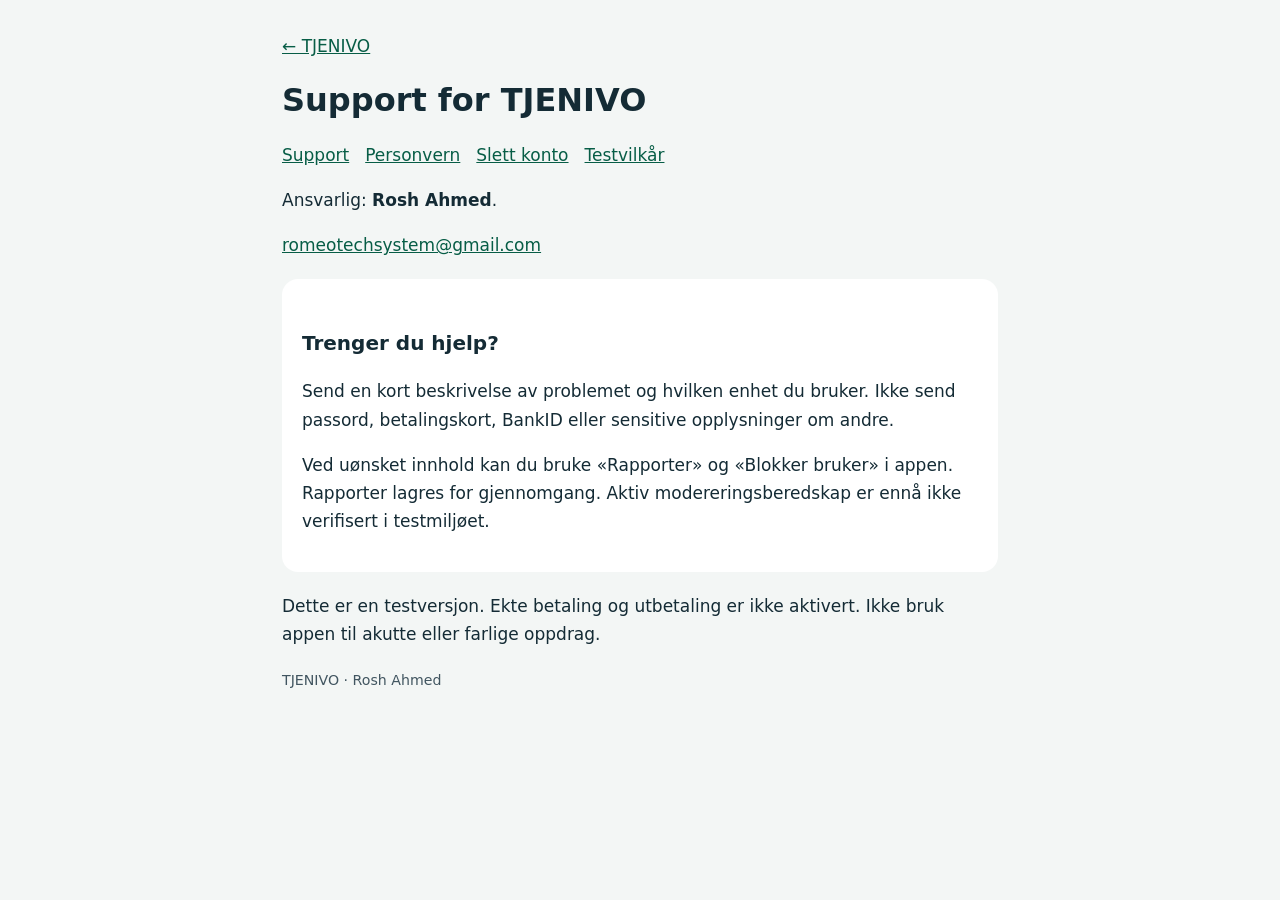
<file: index.html>
<!doctype html><html lang="nb"><head><meta charset="utf-8"><meta name="viewport" content="width=device-width,initial-scale=1"><meta name="robots" content="noindex"><title>Support for TJENIVO</title><link rel="stylesheet" href="legal.css"></head><body><main><a href="index.html">← TJENIVO</a><h1>Support for TJENIVO</h1><nav aria-label="Informasjon"><a href="support.html">Support</a><a href="privacy.html">Personvern</a><a href="delete-account.html">Slett konto</a><a href="terms.html">Testvilkår</a></nav><p>Ansvarlig: <strong>Rosh Ahmed</strong>.</p><p><a href="mailto:romeotechsystem@gmail.com">romeotechsystem@gmail.com</a></p><section><h2>Trenger du hjelp?</h2><p>Send en kort beskrivelse av problemet og hvilken enhet du bruker. Ikke send passord, betalingskort, BankID eller sensitive opplysninger om andre.</p><p>Ved uønsket innhold kan du bruke «Rapporter» og «Blokker bruker» i appen. Rapporter lagres for gjennomgang. Aktiv modereringsberedskap er ennå ikke verifisert i testmiljøet.</p></section><p>Dette er en testversjon. Ekte betaling og utbetaling er ikke aktivert. Ikke bruk appen til akutte eller farlige oppdrag.</p><footer><small>TJENIVO · Rosh Ahmed</small></footer></main></body></html>
</file>
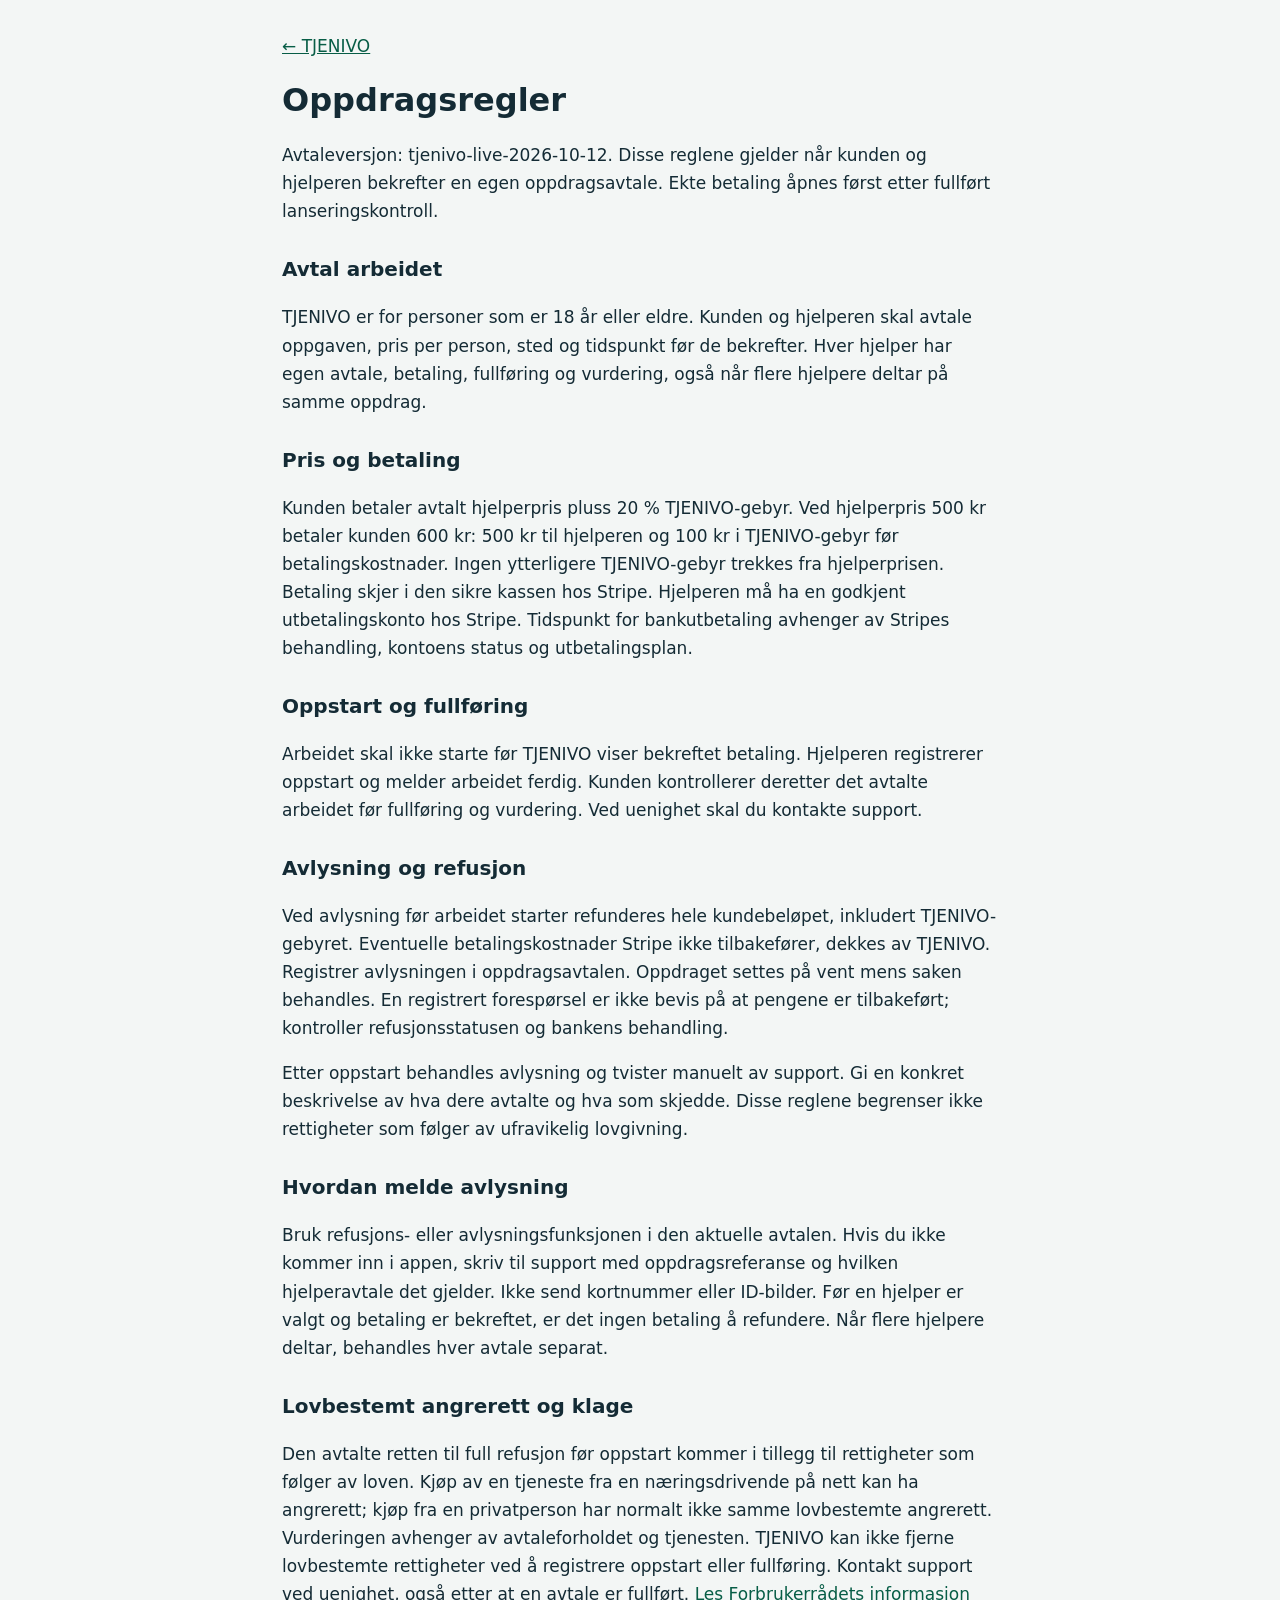
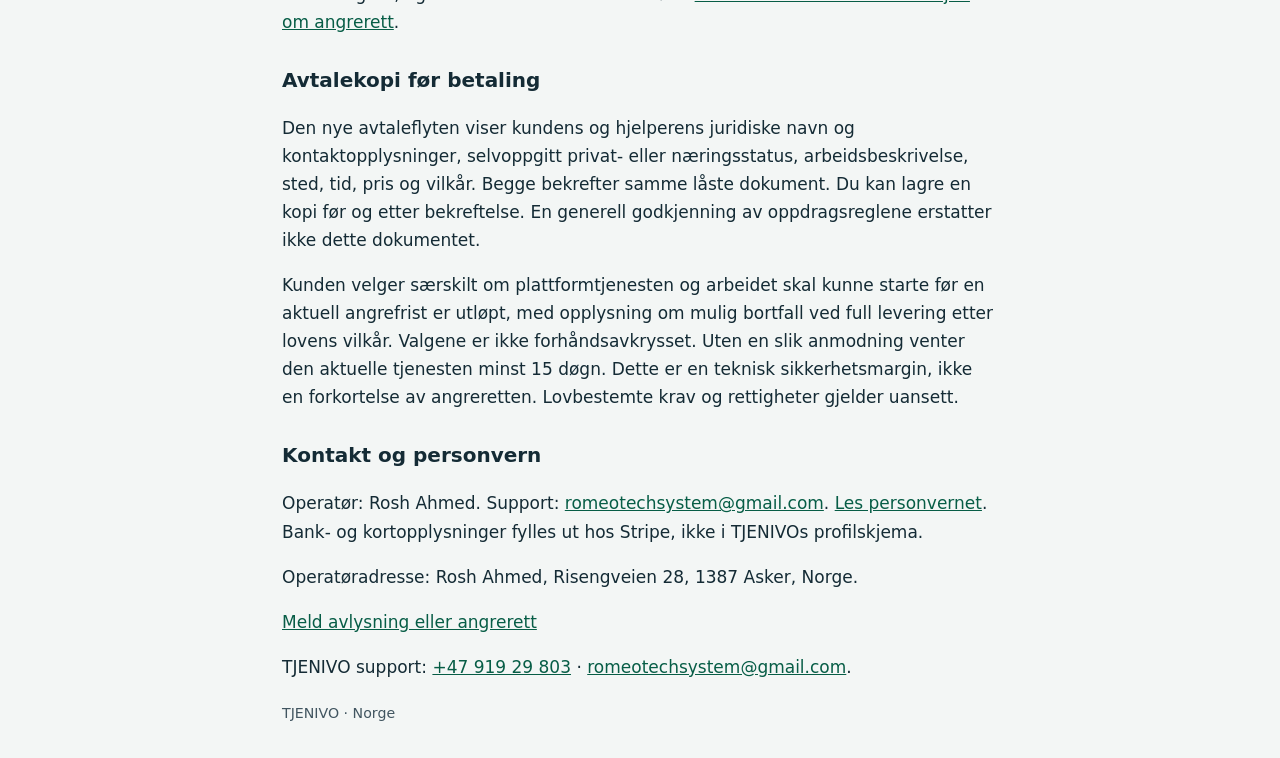
<file: booking-rules-v1.html>
<!doctype html><html lang="nb"><head><meta charset="utf-8"><meta name="viewport" content="width=device-width,initial-scale=1"><title>Oppdragsregler i TJENIVO</title><link rel="stylesheet" href="legal.css"></head><body><main><a href="../../">← TJENIVO</a><h1>Oppdragsregler</h1><p>Avtaleversjon: tjenivo-live-2026-10-12. Disse reglene gjelder når kunden og hjelperen bekrefter en egen oppdragsavtale. Ekte betaling åpnes først etter fullført lanseringskontroll.</p><h2>Avtal arbeidet</h2><p>TJENIVO er for personer som er 18 år eller eldre. Kunden og hjelperen skal avtale oppgaven, pris per person, sted og tidspunkt før de bekrefter. Hver hjelper har egen avtale, betaling, fullføring og vurdering, også når flere hjelpere deltar på samme oppdrag.</p><h2>Pris og betaling</h2><p>Kunden betaler avtalt hjelperpris pluss 20 % TJENIVO-gebyr. Ved hjelperpris 500 kr betaler kunden 600 kr: 500 kr til hjelperen og 100 kr i TJENIVO-gebyr før betalingskostnader. Ingen ytterligere TJENIVO-gebyr trekkes fra hjelperprisen. Betaling skjer i den sikre kassen hos Stripe. Hjelperen må ha en godkjent utbetalingskonto hos Stripe. Tidspunkt for bankutbetaling avhenger av Stripes behandling, kontoens status og utbetalingsplan.</p><h2>Oppstart og fullføring</h2><p>Arbeidet skal ikke starte før TJENIVO viser bekreftet betaling. Hjelperen registrerer oppstart og melder arbeidet ferdig. Kunden kontrollerer deretter det avtalte arbeidet før fullføring og vurdering. Ved uenighet skal du kontakte support.</p><h2>Avlysning og refusjon</h2><p>Ved avlysning før arbeidet starter refunderes hele kundebeløpet, inkludert TJENIVO-gebyret. Eventuelle betalingskostnader Stripe ikke tilbakefører, dekkes av TJENIVO. Registrer avlysningen i oppdragsavtalen. Oppdraget settes på vent mens saken behandles. En registrert forespørsel er ikke bevis på at pengene er tilbakeført; kontroller refusjonsstatusen og bankens behandling.</p><p>Etter oppstart behandles avlysning og tvister manuelt av support. Gi en konkret beskrivelse av hva dere avtalte og hva som skjedde. Disse reglene begrenser ikke rettigheter som følger av ufravikelig lovgivning.</p><h2>Hvordan melde avlysning</h2><p>Bruk refusjons- eller avlysningsfunksjonen i den aktuelle avtalen. Hvis du ikke kommer inn i appen, skriv til support med oppdragsreferanse og hvilken hjelperavtale det gjelder. Ikke send kortnummer eller ID-bilder. Før en hjelper er valgt og betaling er bekreftet, er det ingen betaling å refundere. Når flere hjelpere deltar, behandles hver avtale separat.</p><h2>Lovbestemt angrerett og klage</h2><p>Den avtalte retten til full refusjon før oppstart kommer i tillegg til rettigheter som følger av loven. Kjøp av en tjeneste fra en næringsdrivende på nett kan ha angrerett; kjøp fra en privatperson har normalt ikke samme lovbestemte angrerett. Vurderingen avhenger av avtaleforholdet og tjenesten. TJENIVO kan ikke fjerne lovbestemte rettigheter ved å registrere oppstart eller fullføring. Kontakt support ved uenighet, også etter at en avtale er fullført. <a href="https://www.forbrukerradet.no/forside/angrer-du-pa-et-kjop/">Les Forbrukerrådets informasjon om angrerett</a>.</p><h2>Avtalekopi før betaling</h2><p>Den nye avtaleflyten viser kundens og hjelperens juridiske navn og kontaktopplysninger, selvoppgitt privat- eller næringsstatus, arbeidsbeskrivelse, sted, tid, pris og vilkår. Begge bekrefter samme låste dokument. Du kan lagre en kopi før og etter bekreftelse. En generell godkjenning av oppdragsreglene erstatter ikke dette dokumentet.</p><p>Kunden velger særskilt om plattformtjenesten og arbeidet skal kunne starte før en aktuell angrefrist er utløpt, med opplysning om mulig bortfall ved full levering etter lovens vilkår. Valgene er ikke forhåndsavkrysset. Uten en slik anmodning venter den aktuelle tjenesten minst 15 døgn. Dette er en teknisk sikkerhetsmargin, ikke en forkortelse av angreretten. Lovbestemte krav og rettigheter gjelder uansett.</p><h2>Kontakt og personvern</h2><p>Operatør: Rosh Ahmed. Support: <a href="mailto:romeotechsystem@gmail.com">romeotechsystem@gmail.com</a>. <a href="privacy.html">Les personvernet</a>. Bank- og kortopplysninger fylles ut hos Stripe, ikke i TJENIVOs profilskjema.</p><p>Operatøradresse: Rosh Ahmed, Risengveien 28, 1387 Asker, Norge.</p><p><a href="cancellation.html">Meld avlysning eller angrerett</a></p><p>TJENIVO support: <a href="tel:+4791929803">+47 919 29 803</a> · <a href="mailto:romeotechsystem@gmail.com">romeotechsystem@gmail.com</a>.</p><footer><small>TJENIVO · Norge</small></footer></main></body></html>
</file>
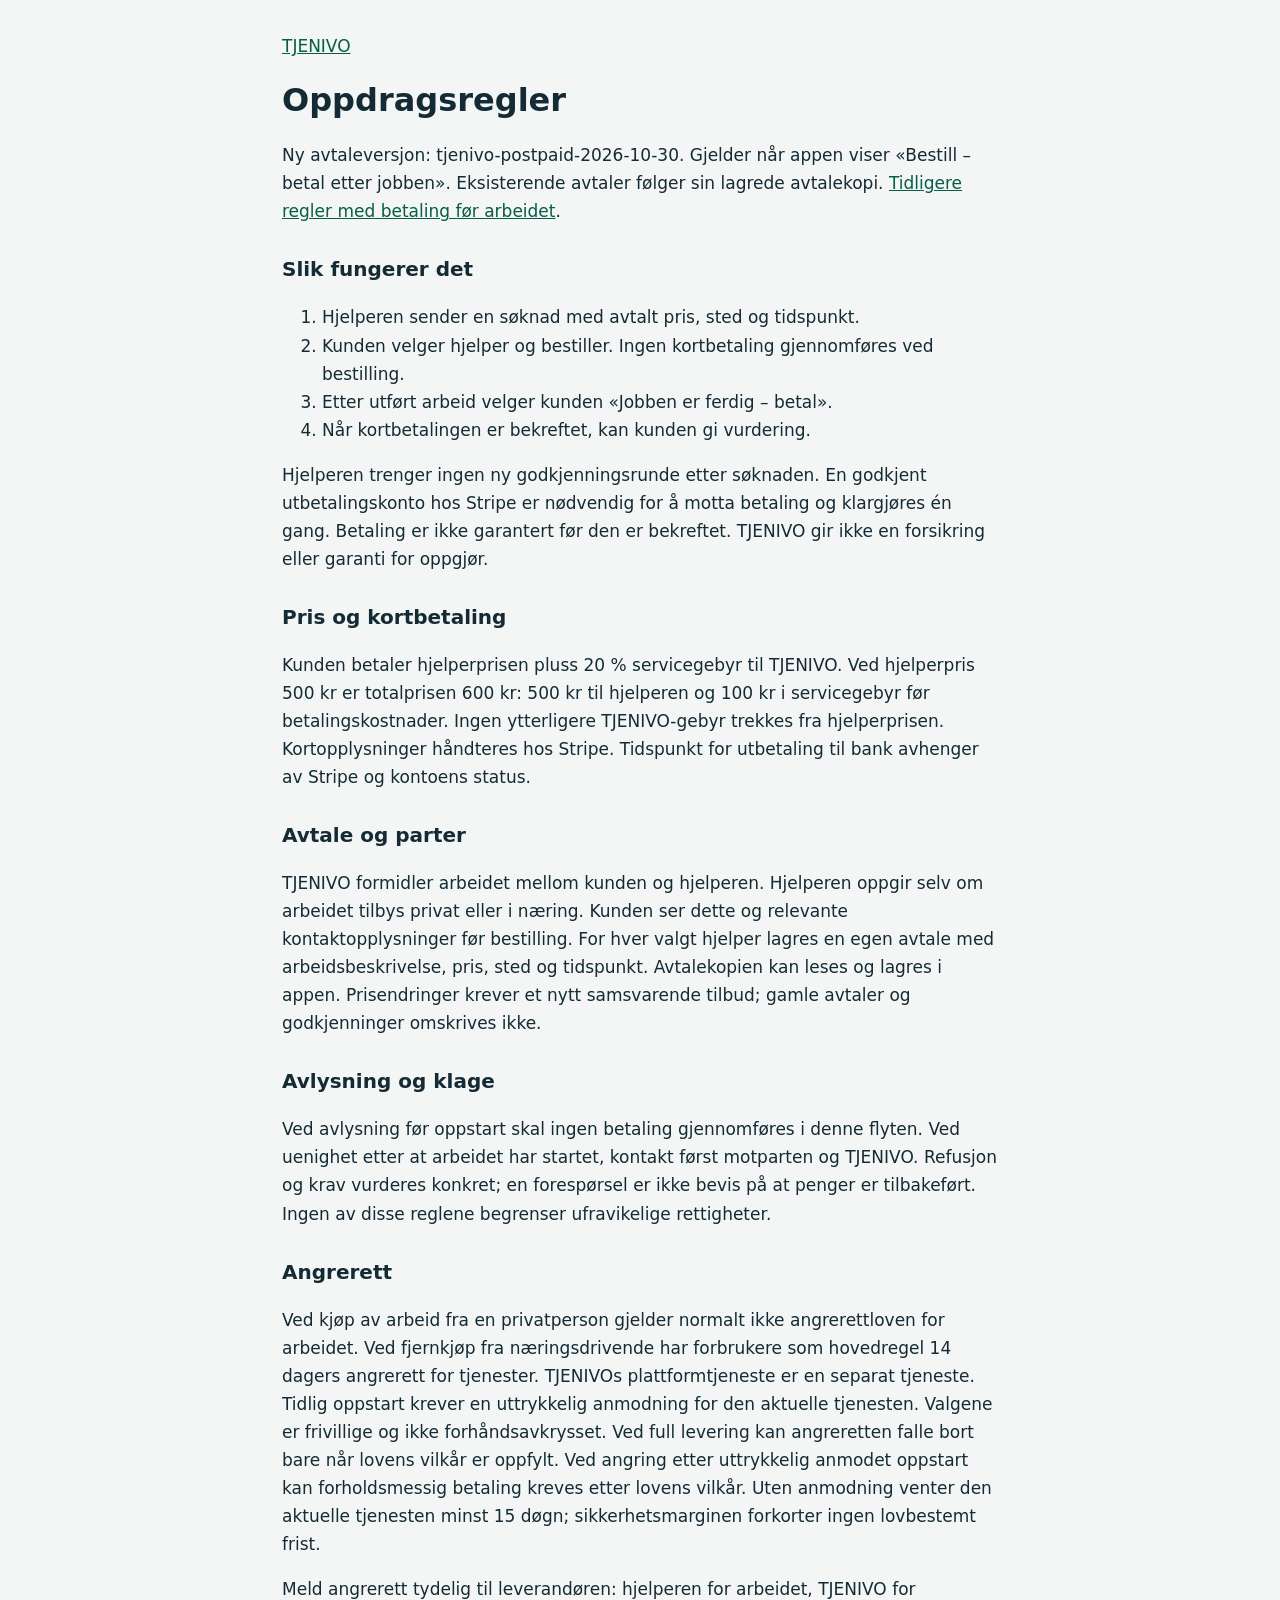
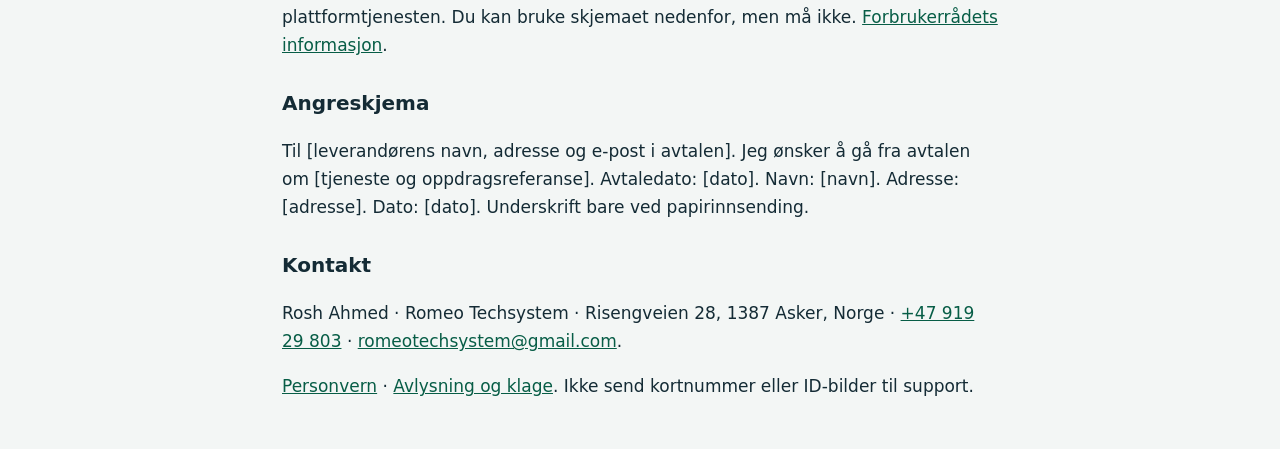
<file: booking-rules.html>
<!doctype html><html lang="nb"><head><meta charset="utf-8"><meta name="viewport" content="width=device-width,initial-scale=1"><title>Oppdragsregler i TJENIVO</title><link rel="stylesheet" href="legal.css"></head><body><main><a href="./">TJENIVO</a><h1>Oppdragsregler</h1><p>Ny avtaleversjon: tjenivo-postpaid-2026-10-30. Gjelder når appen viser «Bestill – betal etter jobben». Eksisterende avtaler følger sin lagrede avtalekopi. <a href="booking-rules-v1.html">Tidligere regler med betaling før arbeidet</a>.</p><h2>Slik fungerer det</h2><ol><li>Hjelperen sender en søknad med avtalt pris, sted og tidspunkt.</li><li>Kunden velger hjelper og bestiller. Ingen kortbetaling gjennomføres ved bestilling.</li><li>Etter utført arbeid velger kunden «Jobben er ferdig – betal».</li><li>Når kortbetalingen er bekreftet, kan kunden gi vurdering.</li></ol><p>Hjelperen trenger ingen ny godkjenningsrunde etter søknaden. En godkjent utbetalingskonto hos Stripe er nødvendig for å motta betaling og klargjøres én gang. Betaling er ikke garantert før den er bekreftet. TJENIVO gir ikke en forsikring eller garanti for oppgjør.</p><h2>Pris og kortbetaling</h2><p>Kunden betaler hjelperprisen pluss 20 % servicegebyr til TJENIVO. Ved hjelperpris 500 kr er totalprisen 600 kr: 500 kr til hjelperen og 100 kr i servicegebyr før betalingskostnader. Ingen ytterligere TJENIVO-gebyr trekkes fra hjelperprisen. Kortopplysninger håndteres hos Stripe. Tidspunkt for utbetaling til bank avhenger av Stripe og kontoens status.</p><h2>Avtale og parter</h2><p>TJENIVO formidler arbeidet mellom kunden og hjelperen. Hjelperen oppgir selv om arbeidet tilbys privat eller i næring. Kunden ser dette og relevante kontaktopplysninger før bestilling. For hver valgt hjelper lagres en egen avtale med arbeidsbeskrivelse, pris, sted og tidspunkt. Avtalekopien kan leses og lagres i appen. Prisendringer krever et nytt samsvarende tilbud; gamle avtaler og godkjenninger omskrives ikke.</p><h2>Avlysning og klage</h2><p>Ved avlysning før oppstart skal ingen betaling gjennomføres i denne flyten. Ved uenighet etter at arbeidet har startet, kontakt først motparten og TJENIVO. Refusjon og krav vurderes konkret; en forespørsel er ikke bevis på at penger er tilbakeført. Ingen av disse reglene begrenser ufravikelige rettigheter.</p><h2>Angrerett</h2><p>Ved kjøp av arbeid fra en privatperson gjelder normalt ikke angrerettloven for arbeidet. Ved fjernkjøp fra næringsdrivende har forbrukere som hovedregel 14 dagers angrerett for tjenester. TJENIVOs plattformtjeneste er en separat tjeneste. Tidlig oppstart krever en uttrykkelig anmodning for den aktuelle tjenesten. Valgene er frivillige og ikke forhåndsavkrysset. Ved full levering kan angreretten falle bort bare når lovens vilkår er oppfylt. Ved angring etter uttrykkelig anmodet oppstart kan forholdsmessig betaling kreves etter lovens vilkår. Uten anmodning venter den aktuelle tjenesten minst 15 døgn; sikkerhetsmarginen forkorter ingen lovbestemt frist.</p><p>Meld angrerett tydelig til leverandøren: hjelperen for arbeidet, TJENIVO for plattformtjenesten. Du kan bruke skjemaet nedenfor, men må ikke. <a href="https://www.forbrukerradet.no/forside/angrer-du-pa-et-kjop/">Forbrukerrådets informasjon</a>.</p><h2>Angreskjema</h2><p>Til [leverandørens navn, adresse og e-post i avtalen]. Jeg ønsker å gå fra avtalen om [tjeneste og oppdragsreferanse]. Avtaledato: [dato]. Navn: [navn]. Adresse: [adresse]. Dato: [dato]. Underskrift bare ved papirinnsending.</p><h2>Kontakt</h2><p>Rosh Ahmed · Romeo Techsystem · Risengveien 28, 1387 Asker, Norge · <a href="tel:+4791929803">+47 919 29 803</a> · <a href="mailto:romeotechsystem@gmail.com">romeotechsystem@gmail.com</a>.</p><p><a href="privacy.html">Personvern</a> · <a href="cancellation.html">Avlysning og klage</a>. Ikke send kortnummer eller ID-bilder til support.</p></main></body></html>
</file>
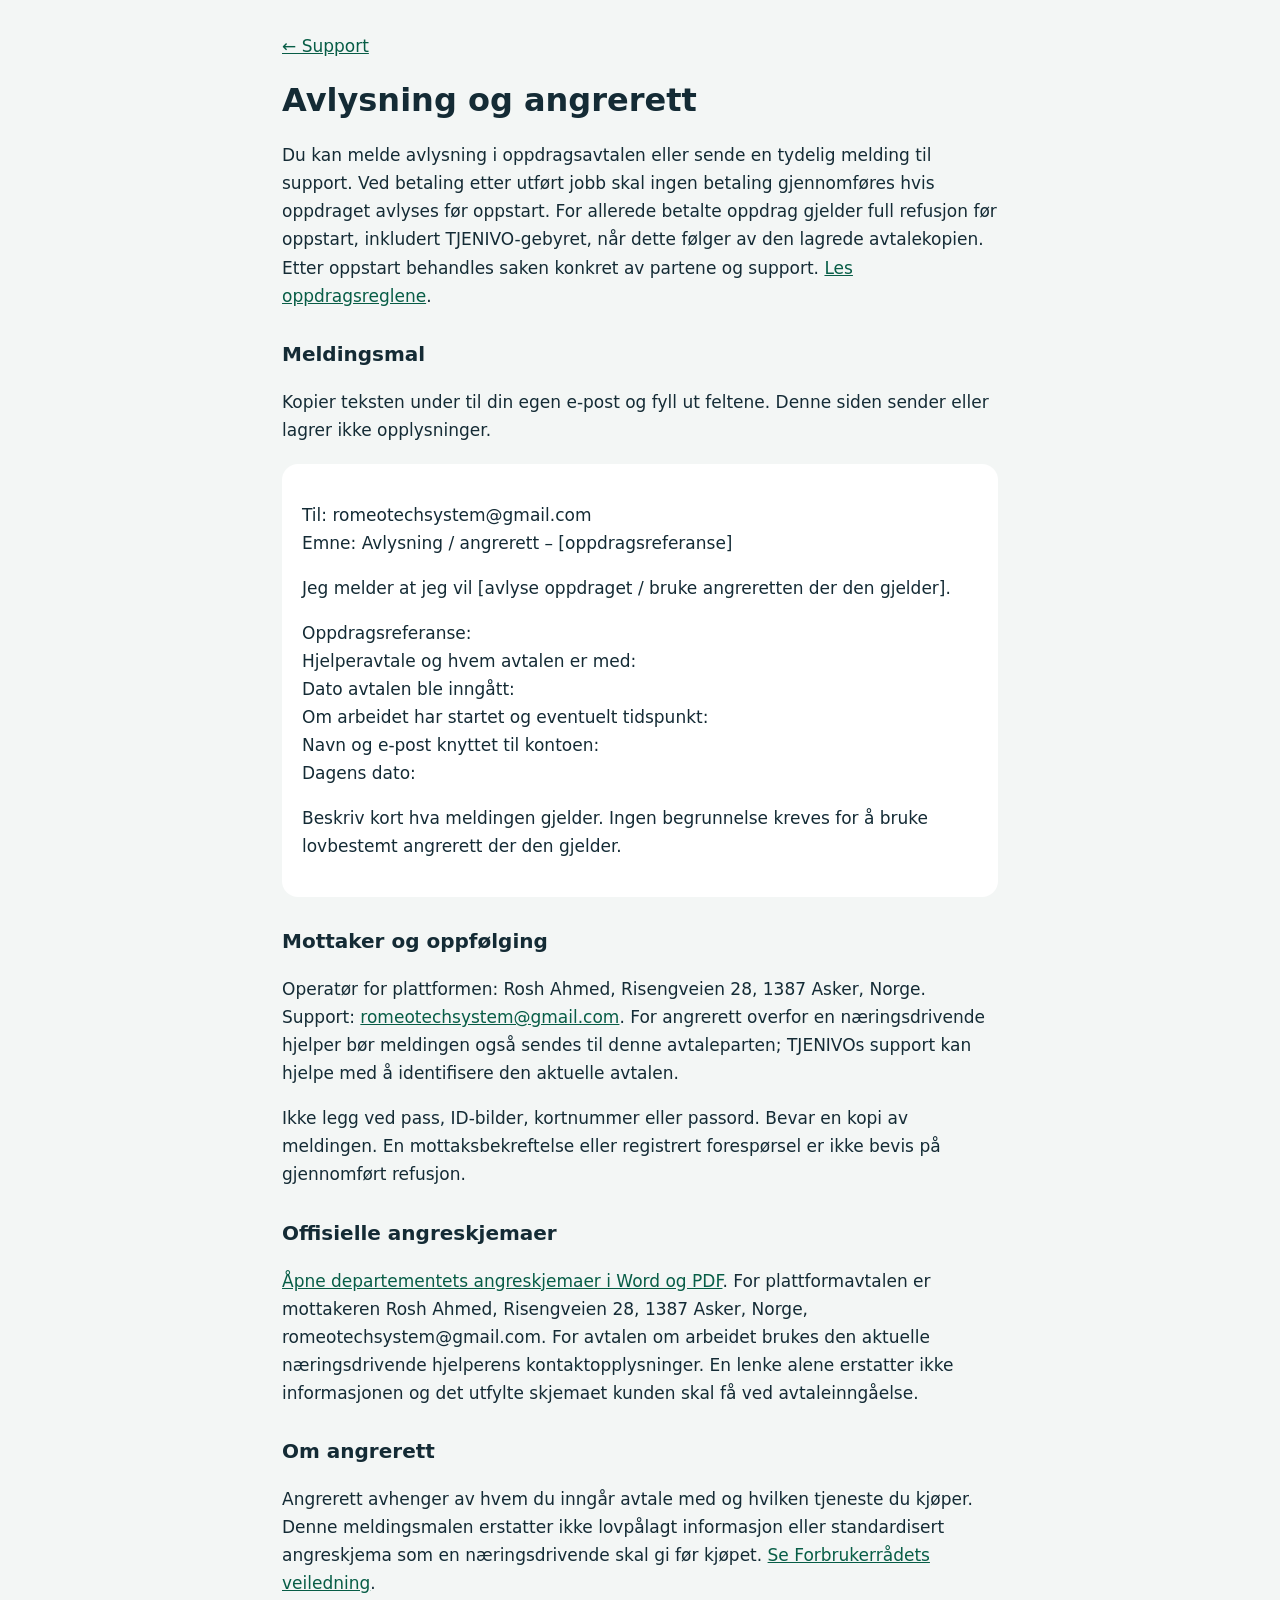
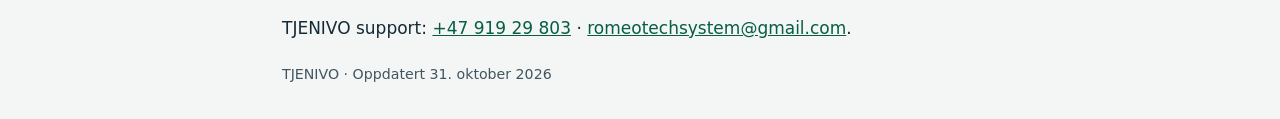
<file: cancellation.html>
<!doctype html><html lang="nb"><head><meta charset="utf-8"><meta name="viewport" content="width=device-width,initial-scale=1"><title>Avlysning og angrerett – TJENIVO</title><link rel="stylesheet" href="legal.css"></head><body><main><a href="support.html">← Support</a><h1>Avlysning og angrerett</h1><p>Du kan melde avlysning i oppdragsavtalen eller sende en tydelig melding til support. Ved betaling etter utført jobb skal ingen betaling gjennomføres hvis oppdraget avlyses før oppstart. For allerede betalte oppdrag gjelder full refusjon før oppstart, inkludert TJENIVO-gebyret, når dette følger av den lagrede avtalekopien. Etter oppstart behandles saken konkret av partene og support. <a href="booking-rules.html">Les oppdragsreglene</a>.</p><h2>Meldingsmal</h2><p>Kopier teksten under til din egen e-post og fyll ut feltene. Denne siden sender eller lagrer ikke opplysninger.</p><section><p>Til: romeotechsystem@gmail.com<br>Emne: Avlysning / angrerett – [oppdragsreferanse]</p><p>Jeg melder at jeg vil [avlyse oppdraget / bruke angreretten der den gjelder].</p><p>Oppdragsreferanse:<br>Hjelperavtale og hvem avtalen er med:<br>Dato avtalen ble inngått:<br>Om arbeidet har startet og eventuelt tidspunkt:<br>Navn og e-post knyttet til kontoen:<br>Dagens dato:</p><p>Beskriv kort hva meldingen gjelder. Ingen begrunnelse kreves for å bruke lovbestemt angrerett der den gjelder.</p></section><h2>Mottaker og oppfølging</h2><p>Operatør for plattformen: Rosh Ahmed, Risengveien 28, 1387 Asker, Norge. Support: <a href="mailto:romeotechsystem@gmail.com?subject=Avlysning%20eller%20angrerett">romeotechsystem@gmail.com</a>. For angrerett overfor en næringsdrivende hjelper bør meldingen også sendes til denne avtaleparten; TJENIVOs support kan hjelpe med å identifisere den aktuelle avtalen.</p><p>Ikke legg ved pass, ID-bilder, kortnummer eller passord. Bevar en kopi av meldingen. En mottaksbekreftelse eller registrert forespørsel er ikke bevis på gjennomført refusjon.</p><h2>Offisielle angreskjemaer</h2><p><a href="https://www.regjeringen.no/no/dokument/dep/bld/skjema/skjema-2/skjema-om-angrerett/id614564/">Åpne departementets angreskjemaer i Word og PDF</a>. For plattformavtalen er mottakeren Rosh Ahmed, Risengveien 28, 1387 Asker, Norge, romeotechsystem@gmail.com. For avtalen om arbeidet brukes den aktuelle næringsdrivende hjelperens kontaktopplysninger. En lenke alene erstatter ikke informasjonen og det utfylte skjemaet kunden skal få ved avtaleinngåelse.</p><h2>Om angrerett</h2><p>Angrerett avhenger av hvem du inngår avtale med og hvilken tjeneste du kjøper. Denne meldingsmalen erstatter ikke lovpålagt informasjon eller standardisert angreskjema som en næringsdrivende skal gi før kjøpet. <a href="https://www.forbrukerradet.no/forside/angrer-du-pa-et-kjop/">Se Forbrukerrådets veiledning</a>.</p><p>TJENIVO support: <a href="tel:+4791929803">+47 919 29 803</a> · <a href="mailto:romeotechsystem@gmail.com">romeotechsystem@gmail.com</a>.</p><footer><small>TJENIVO · Oppdatert 31. oktober 2026</small></footer></main></body></html>
</file>
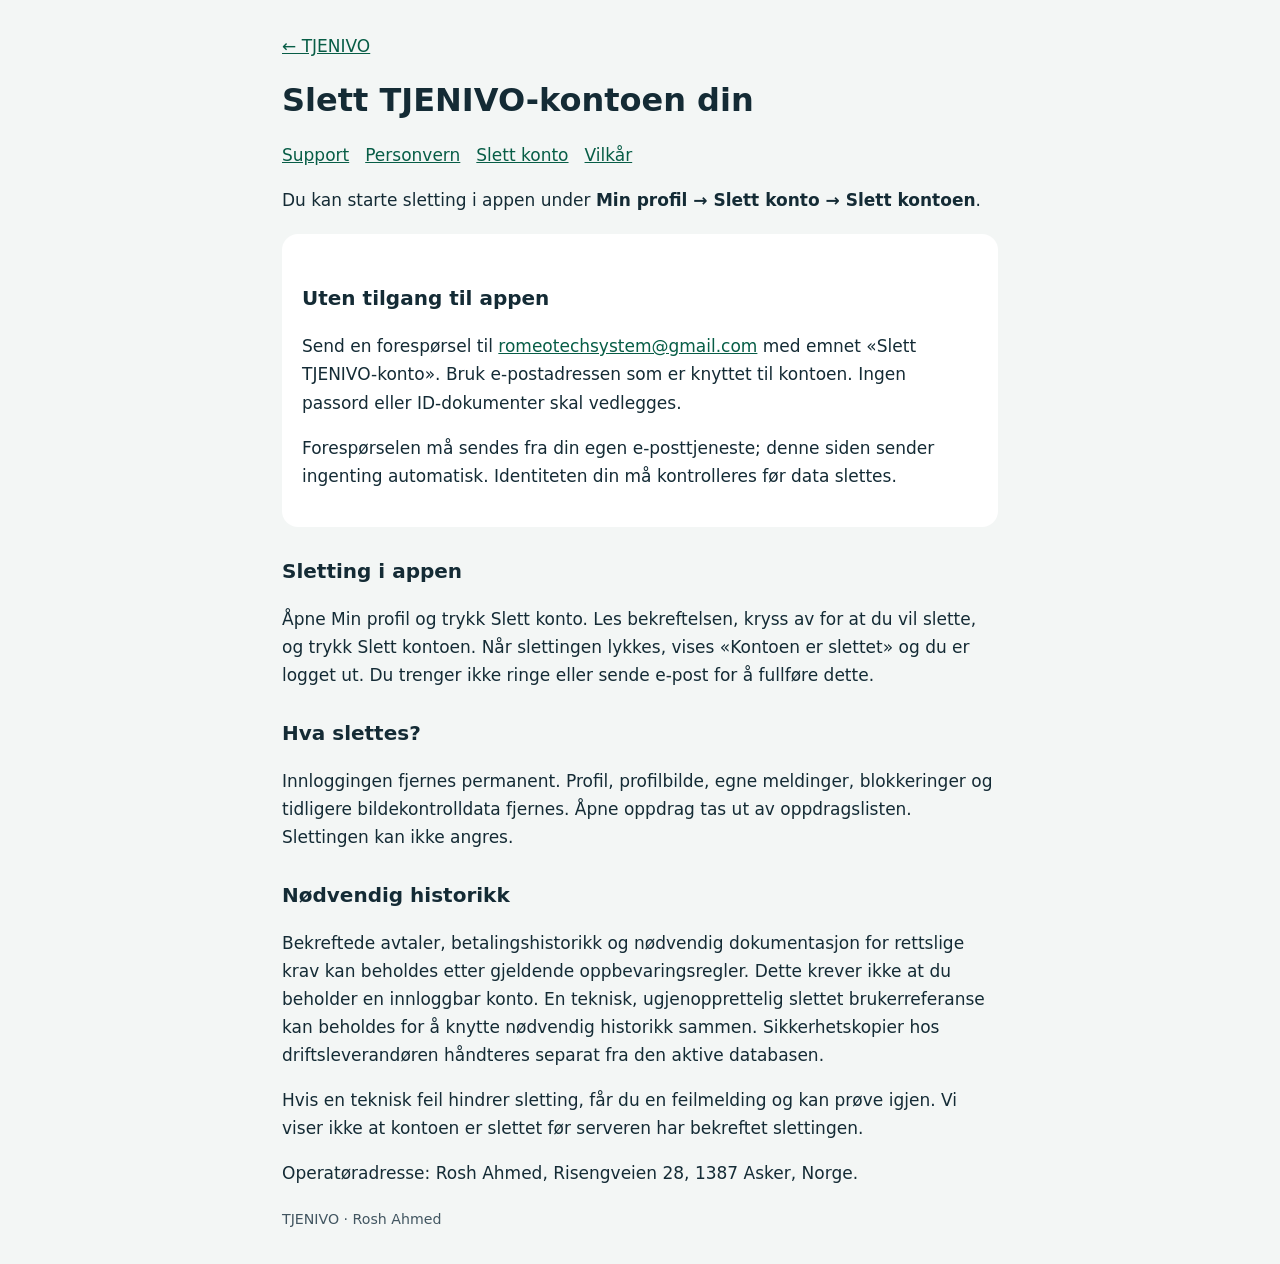
<file: delete-account.html>
<!doctype html><html lang="nb"><head><meta charset="utf-8"><meta name="viewport" content="width=device-width,initial-scale=1"><meta name="robots" content="noindex"><title>Slett TJENIVO-kontoen din</title><link rel="stylesheet" href="legal.css"></head><body><main><a href="../../">← TJENIVO</a><h1>Slett TJENIVO-kontoen din</h1><nav aria-label="Informasjon"><a href="support.html">Support</a><a href="privacy.html">Personvern</a><a href="delete-account.html">Slett konto</a><a href="terms.html">Vilkår</a></nav><p>Du kan starte sletting i appen under <strong>Min profil → Slett konto → Slett kontoen</strong>.</p><section><h2>Uten tilgang til appen</h2><p>Send en forespørsel til <a href="mailto:romeotechsystem@gmail.com?subject=Slett%20TJENIVO-konto">romeotechsystem@gmail.com</a> med emnet «Slett TJENIVO-konto». Bruk e-postadressen som er knyttet til kontoen. Ingen passord eller ID-dokumenter skal vedlegges.</p><p>Forespørselen må sendes fra din egen e-posttjeneste; denne siden sender ingenting automatisk. Identiteten din må kontrolleres før data slettes.</p></section><h2>Sletting i appen</h2><p>Åpne Min profil og trykk Slett konto. Les bekreftelsen, kryss av for at du vil slette, og trykk Slett kontoen. Når slettingen lykkes, vises «Kontoen er slettet» og du er logget ut. Du trenger ikke ringe eller sende e-post for å fullføre dette.</p><h2>Hva slettes?</h2><p>Innloggingen fjernes permanent. Profil, profilbilde, egne meldinger, blokkeringer og tidligere bildekontrolldata fjernes. Åpne oppdrag tas ut av oppdragslisten. Slettingen kan ikke angres.</p><h2>Nødvendig historikk</h2><p>Bekreftede avtaler, betalingshistorikk og nødvendig dokumentasjon for rettslige krav kan beholdes etter gjeldende oppbevaringsregler. Dette krever ikke at du beholder en innloggbar konto. En teknisk, ugjenopprettelig slettet brukerreferanse kan beholdes for å knytte nødvendig historikk sammen. Sikkerhetskopier hos driftsleverandøren håndteres separat fra den aktive databasen.</p><p>Hvis en teknisk feil hindrer sletting, får du en feilmelding og kan prøve igjen. Vi viser ikke at kontoen er slettet før serveren har bekreftet slettingen.</p><p>Operatøradresse: Rosh Ahmed, Risengveien 28, 1387 Asker, Norge.</p><footer><small>TJENIVO · Rosh Ahmed</small></footer></main></body></html>
</file>
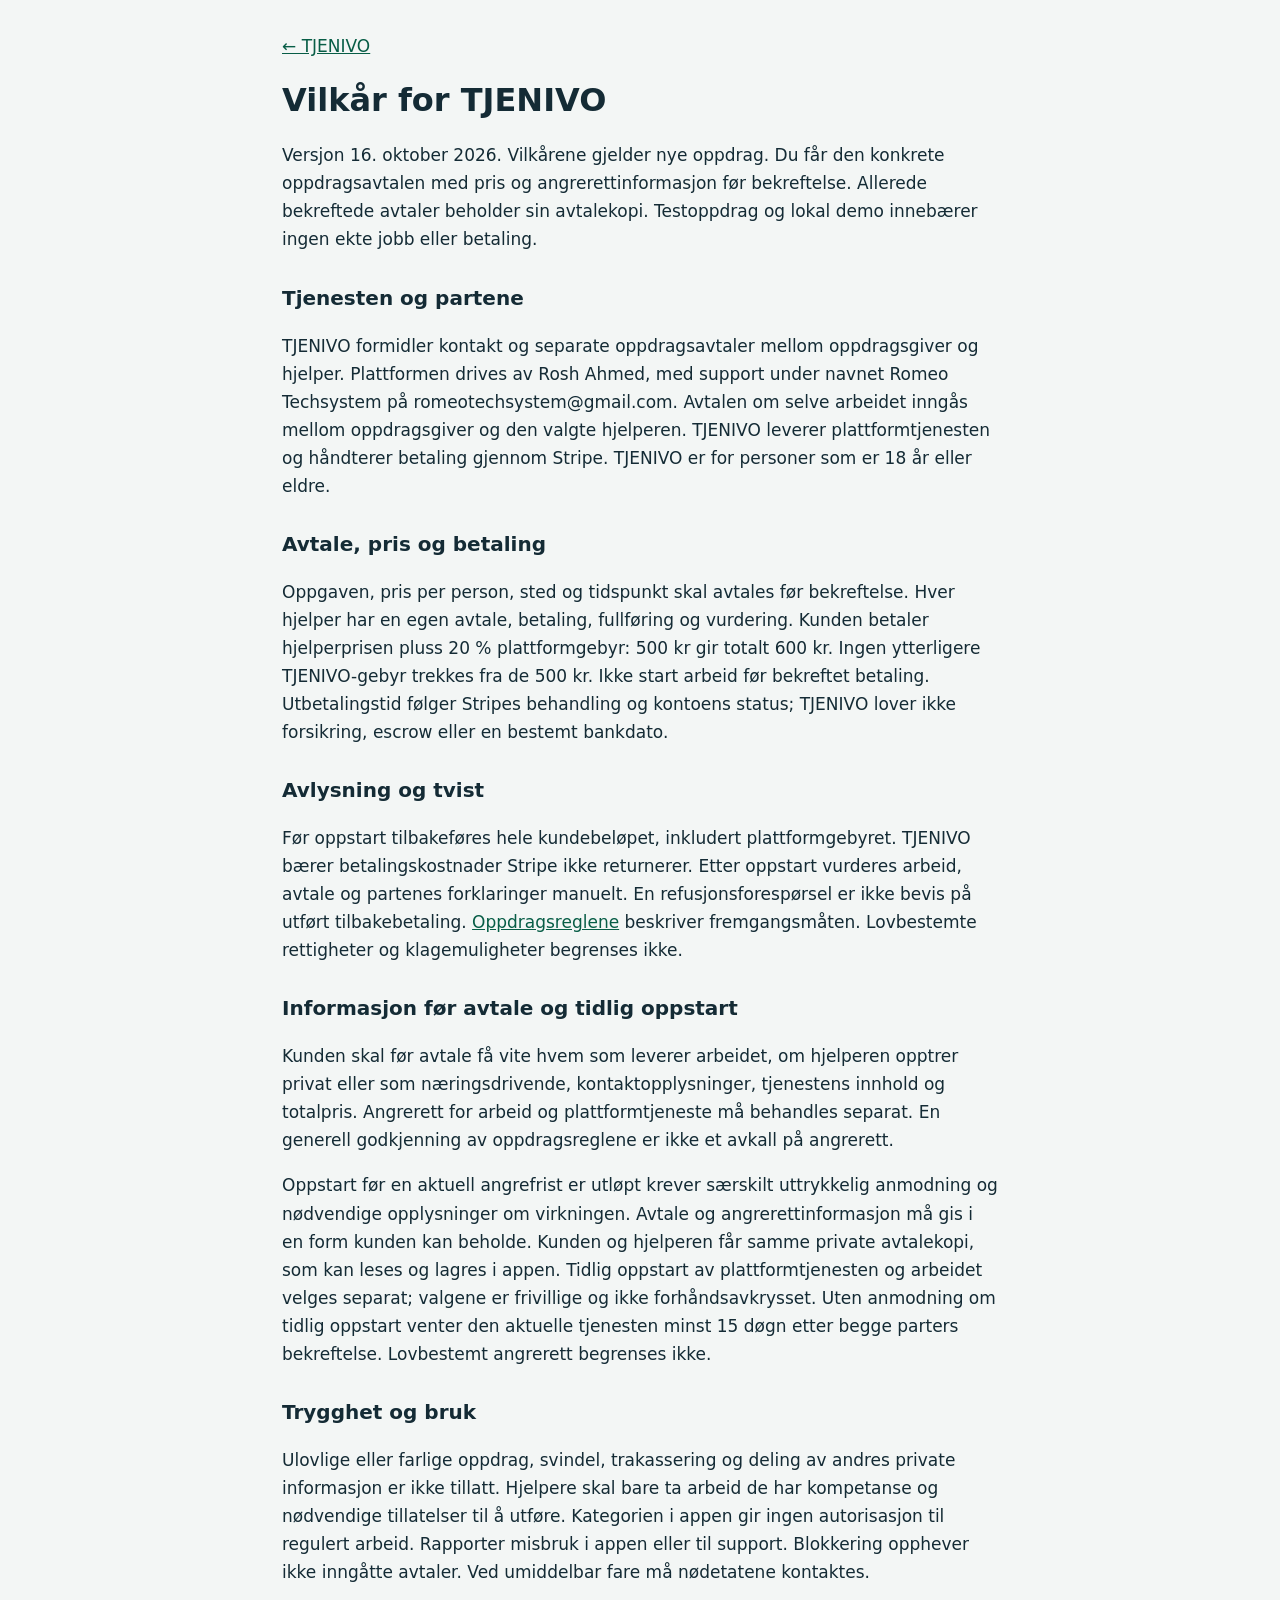
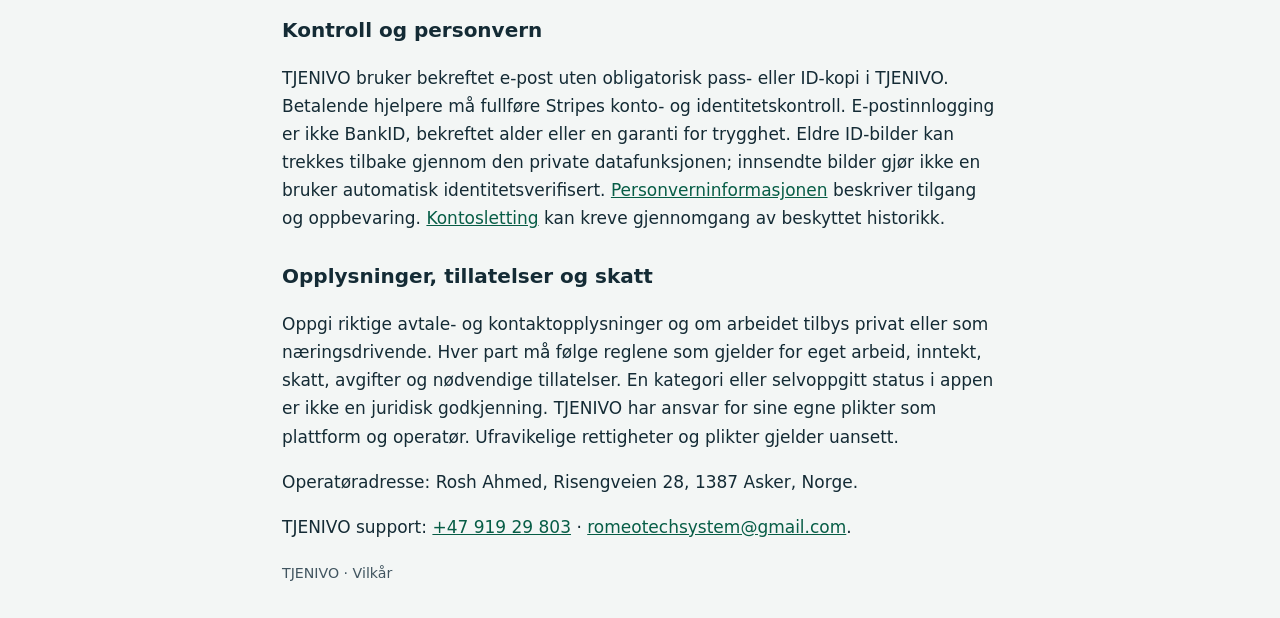
<file: launch-terms.html>
<!doctype html><html lang="nb"><head><meta charset="utf-8"><meta name="viewport" content="width=device-width,initial-scale=1"><title>Lanseringsvilkår – TJENIVO</title><link rel="stylesheet" href="legal.css"></head><body><main><a href="../../">← TJENIVO</a><h1>Vilkår for TJENIVO</h1><p>Versjon 16. oktober 2026. Vilkårene gjelder nye oppdrag. Du får den konkrete oppdragsavtalen med pris og angrerettinformasjon før bekreftelse. Allerede bekreftede avtaler beholder sin avtalekopi. Testoppdrag og lokal demo innebærer ingen ekte jobb eller betaling.</p><h2>Tjenesten og partene</h2><p>TJENIVO formidler kontakt og separate oppdragsavtaler mellom oppdragsgiver og hjelper. Plattformen drives av Rosh Ahmed, med support under navnet Romeo Techsystem på romeotechsystem@gmail.com. Avtalen om selve arbeidet inngås mellom oppdragsgiver og den valgte hjelperen. TJENIVO leverer plattformtjenesten og håndterer betaling gjennom Stripe. TJENIVO er for personer som er 18 år eller eldre.</p><h2>Avtale, pris og betaling</h2><p>Oppgaven, pris per person, sted og tidspunkt skal avtales før bekreftelse. Hver hjelper har en egen avtale, betaling, fullføring og vurdering. Kunden betaler hjelperprisen pluss 20 % plattformgebyr: 500 kr gir totalt 600 kr. Ingen ytterligere TJENIVO-gebyr trekkes fra de 500 kr. Ikke start arbeid før bekreftet betaling. Utbetalingstid følger Stripes behandling og kontoens status; TJENIVO lover ikke forsikring, escrow eller en bestemt bankdato.</p><h2>Avlysning og tvist</h2><p>Før oppstart tilbakeføres hele kundebeløpet, inkludert plattformgebyret. TJENIVO bærer betalingskostnader Stripe ikke returnerer. Etter oppstart vurderes arbeid, avtale og partenes forklaringer manuelt. En refusjonsforespørsel er ikke bevis på utført tilbakebetaling. <a href="booking-rules.html">Oppdragsreglene</a> beskriver fremgangsmåten. Lovbestemte rettigheter og klagemuligheter begrenses ikke.</p><h2>Informasjon før avtale og tidlig oppstart</h2><p>Kunden skal før avtale få vite hvem som leverer arbeidet, om hjelperen opptrer privat eller som næringsdrivende, kontaktopplysninger, tjenestens innhold og totalpris. Angrerett for arbeid og plattformtjeneste må behandles separat. En generell godkjenning av oppdragsreglene er ikke et avkall på angrerett.</p><p>Oppstart før en aktuell angrefrist er utløpt krever særskilt uttrykkelig anmodning og nødvendige opplysninger om virkningen. Avtale og angrerettinformasjon må gis i en form kunden kan beholde. Kunden og hjelperen får samme private avtalekopi, som kan leses og lagres i appen. Tidlig oppstart av plattformtjenesten og arbeidet velges separat; valgene er frivillige og ikke forhåndsavkrysset. Uten anmodning om tidlig oppstart venter den aktuelle tjenesten minst 15 døgn etter begge parters bekreftelse. Lovbestemt angrerett begrenses ikke.</p><h2>Trygghet og bruk</h2><p>Ulovlige eller farlige oppdrag, svindel, trakassering og deling av andres private informasjon er ikke tillatt. Hjelpere skal bare ta arbeid de har kompetanse og nødvendige tillatelser til å utføre. Kategorien i appen gir ingen autorisasjon til regulert arbeid. Rapporter misbruk i appen eller til support. Blokkering opphever ikke inngåtte avtaler. Ved umiddelbar fare må nødetatene kontaktes.</p><h2>Kontroll og personvern</h2><p>TJENIVO bruker bekreftet e-post uten obligatorisk pass- eller ID-kopi i TJENIVO. Betalende hjelpere må fullføre Stripes konto- og identitetskontroll. E-postinnlogging er ikke BankID, bekreftet alder eller en garanti for trygghet. Eldre ID-bilder kan trekkes tilbake gjennom den private datafunksjonen; innsendte bilder gjør ikke en bruker automatisk identitetsverifisert. <a href="privacy.html">Personverninformasjonen</a> beskriver tilgang og oppbevaring. <a href="delete-account.html">Kontosletting</a> kan kreve gjennomgang av beskyttet historikk.</p><h2>Opplysninger, tillatelser og skatt</h2><p>Oppgi riktige avtale- og kontaktopplysninger og om arbeidet tilbys privat eller som næringsdrivende. Hver part må følge reglene som gjelder for eget arbeid, inntekt, skatt, avgifter og nødvendige tillatelser. En kategori eller selvoppgitt status i appen er ikke en juridisk godkjenning. TJENIVO har ansvar for sine egne plikter som plattform og operatør. Ufravikelige rettigheter og plikter gjelder uansett.</p><p>Operatøradresse: Rosh Ahmed, Risengveien 28, 1387 Asker, Norge.</p><p>TJENIVO support: <a href="tel:+4791929803">+47 919 29 803</a> · <a href="mailto:romeotechsystem@gmail.com">romeotechsystem@gmail.com</a>.</p><footer><small>TJENIVO · Vilkår</small></footer></main></body></html>
</file>
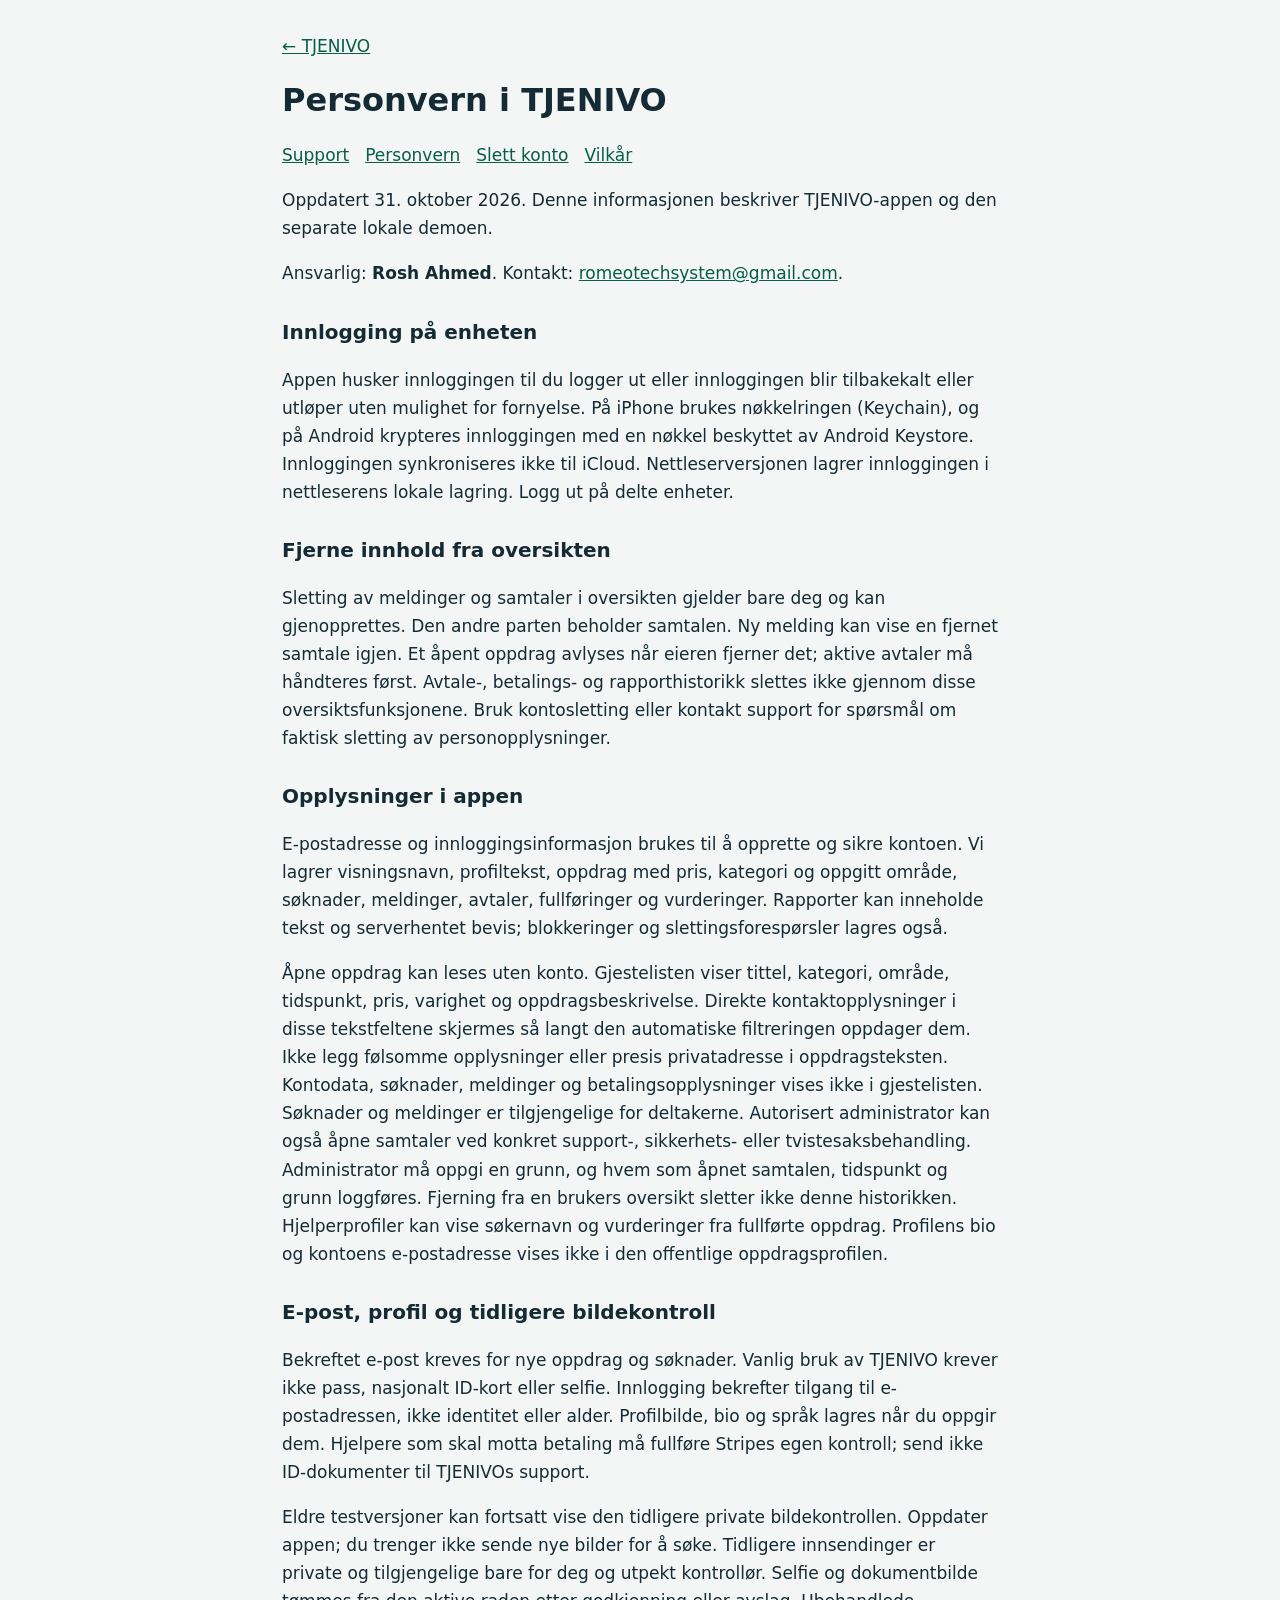
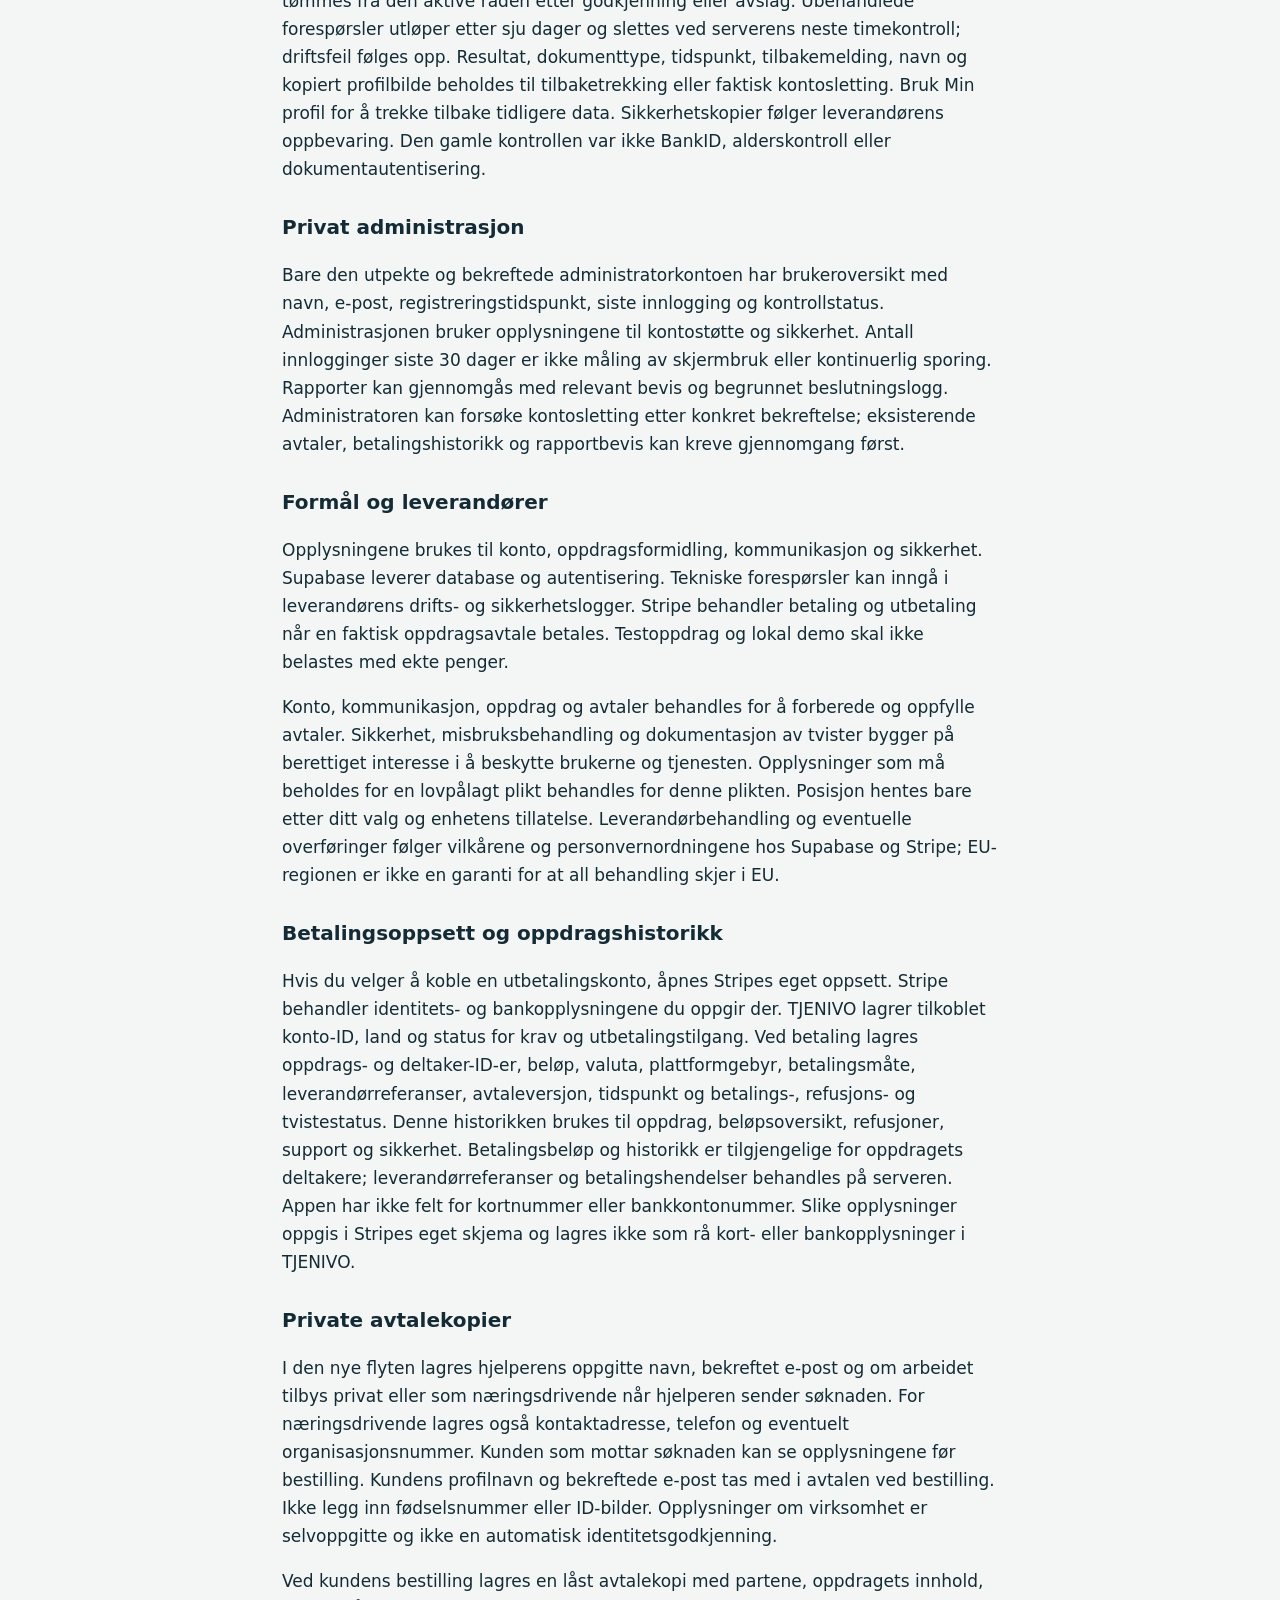
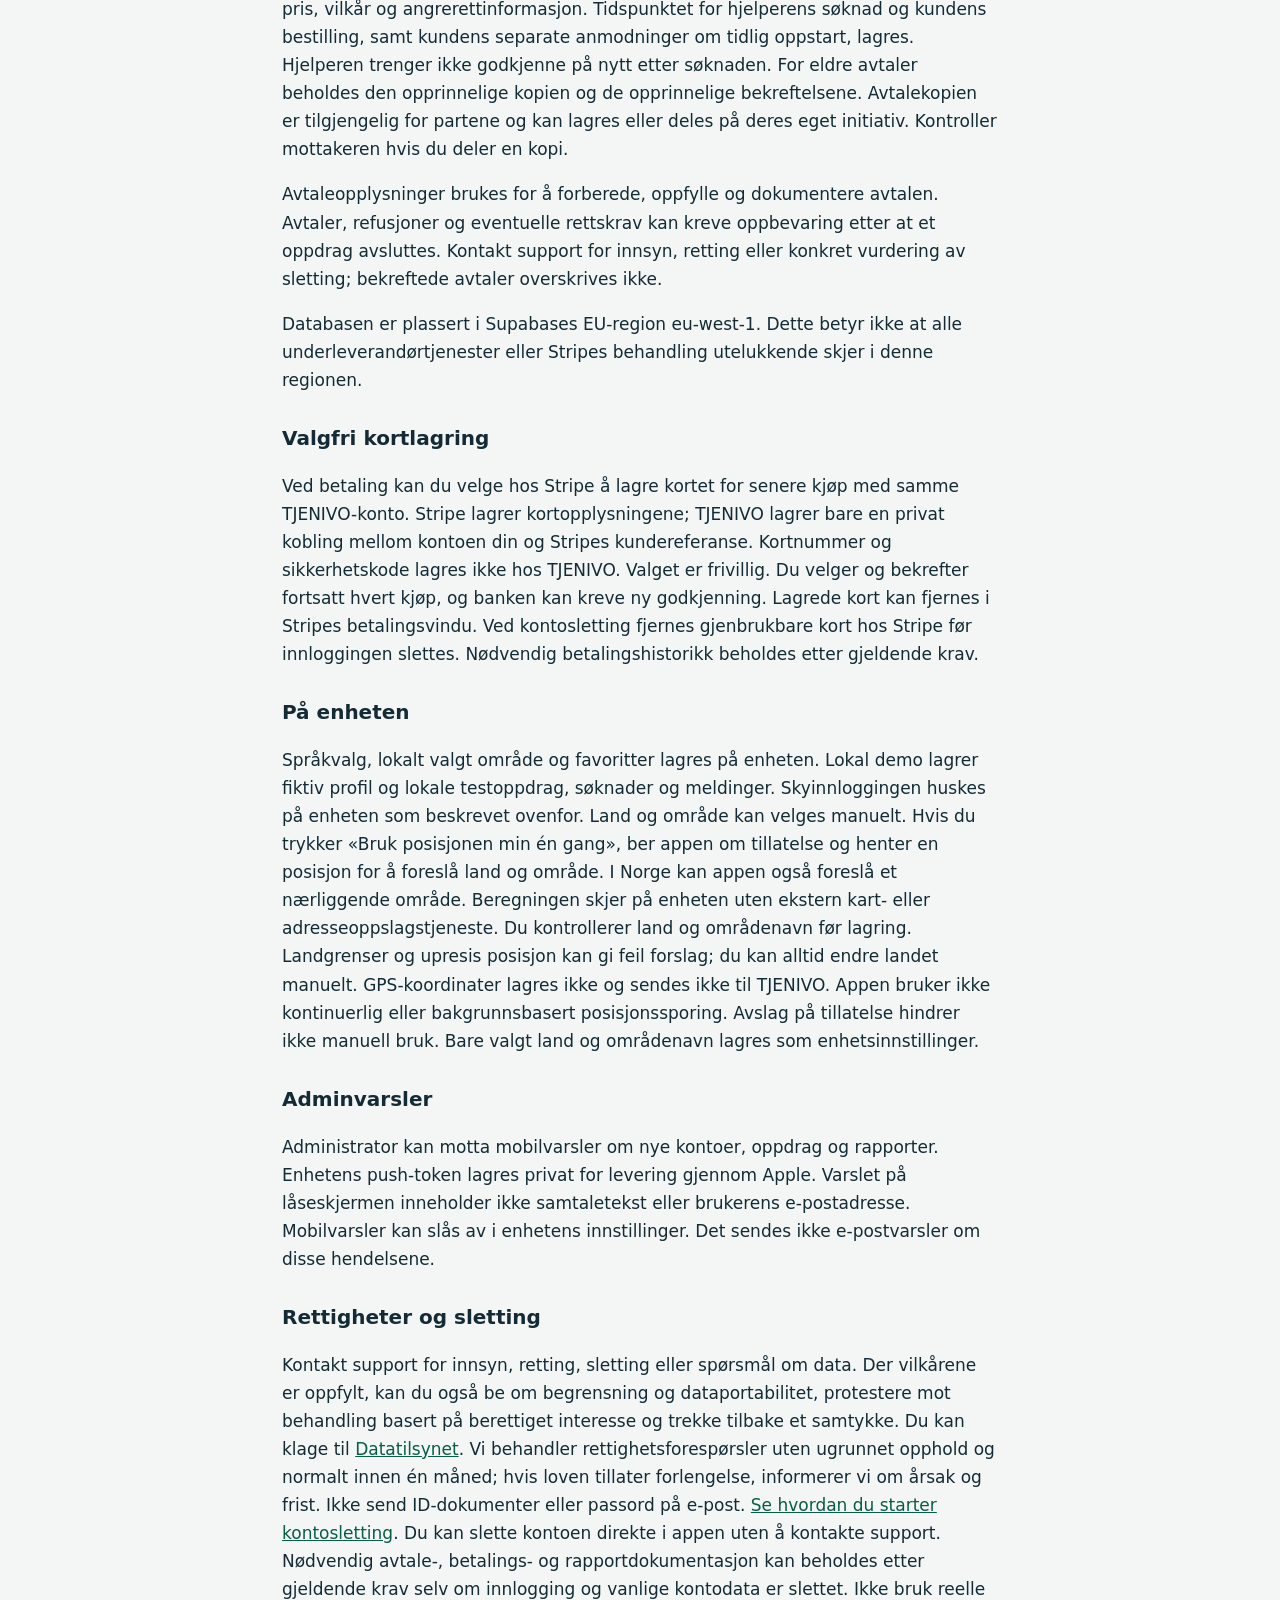
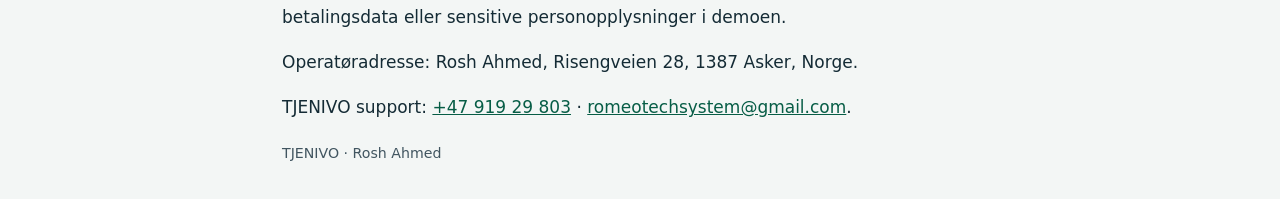
<file: privacy.html>
<!doctype html><html lang="nb"><head><meta charset="utf-8"><meta name="viewport" content="width=device-width,initial-scale=1"><meta name="robots" content="noindex"><title>Personvern i TJENIVO</title><link rel="stylesheet" href="legal.css"></head><body><main><a href="../../">← TJENIVO</a><h1>Personvern i TJENIVO</h1><nav aria-label="Informasjon"><a href="support.html">Support</a><a href="privacy.html">Personvern</a><a href="delete-account.html">Slett konto</a><a href="terms.html">Vilkår</a></nav><p>Oppdatert 31. oktober 2026. Denne informasjonen beskriver TJENIVO-appen og den separate lokale demoen.</p><p>Ansvarlig: <strong>Rosh Ahmed</strong>. Kontakt: <a href="mailto:romeotechsystem@gmail.com">romeotechsystem@gmail.com</a>.</p><h2>Innlogging på enheten</h2><p>Appen husker innloggingen til du logger ut eller innloggingen blir tilbakekalt eller utløper uten mulighet for fornyelse. På iPhone brukes nøkkelringen (Keychain), og på Android krypteres innloggingen med en nøkkel beskyttet av Android Keystore. Innloggingen synkroniseres ikke til iCloud. Nettleserversjonen lagrer innloggingen i nettleserens lokale lagring. Logg ut på delte enheter.</p><h2>Fjerne innhold fra oversikten</h2><p>Sletting av meldinger og samtaler i oversikten gjelder bare deg og kan gjenopprettes. Den andre parten beholder samtalen. Ny melding kan vise en fjernet samtale igjen. Et åpent oppdrag avlyses når eieren fjerner det; aktive avtaler må håndteres først. Avtale-, betalings- og rapporthistorikk slettes ikke gjennom disse oversiktsfunksjonene. Bruk kontosletting eller kontakt support for spørsmål om faktisk sletting av personopplysninger.</p><h2>Opplysninger i appen</h2><p>E-postadresse og innloggingsinformasjon brukes til å opprette og sikre kontoen. Vi lagrer visningsnavn, profiltekst, oppdrag med pris, kategori og oppgitt område, søknader, meldinger, avtaler, fullføringer og vurderinger. Rapporter kan inneholde tekst og serverhentet bevis; blokkeringer og slettingsforespørsler lagres også.</p><p>Åpne oppdrag kan leses uten konto. Gjestelisten viser tittel, kategori, område, tidspunkt, pris, varighet og oppdragsbeskrivelse. Direkte kontaktopplysninger i disse tekstfeltene skjermes så langt den automatiske filtreringen oppdager dem. Ikke legg følsomme opplysninger eller presis privatadresse i oppdragsteksten. Kontodata, søknader, meldinger og betalingsopplysninger vises ikke i gjestelisten. Søknader og meldinger er tilgjengelige for deltakerne. Autorisert administrator kan også åpne samtaler ved konkret support-, sikkerhets- eller tvistesaksbehandling. Administrator må oppgi en grunn, og hvem som åpnet samtalen, tidspunkt og grunn loggføres. Fjerning fra en brukers oversikt sletter ikke denne historikken. Hjelperprofiler kan vise søkernavn og vurderinger fra fullførte oppdrag. Profilens bio og kontoens e-postadresse vises ikke i den offentlige oppdragsprofilen.</p><h2>E-post, profil og tidligere bildekontroll</h2><p>Bekreftet e-post kreves for nye oppdrag og søknader. Vanlig bruk av TJENIVO krever ikke pass, nasjonalt ID-kort eller selfie. Innlogging bekrefter tilgang til e-postadressen, ikke identitet eller alder. Profilbilde, bio og språk lagres når du oppgir dem. Hjelpere som skal motta betaling må fullføre Stripes egen kontroll; send ikke ID-dokumenter til TJENIVOs support.</p><p>Eldre testversjoner kan fortsatt vise den tidligere private bildekontrollen. Oppdater appen; du trenger ikke sende nye bilder for å søke. Tidligere innsendinger er private og tilgjengelige bare for deg og utpekt kontrollør. Selfie og dokumentbilde tømmes fra den aktive raden etter godkjenning eller avslag. Ubehandlede forespørsler utløper etter sju dager og slettes ved serverens neste timekontroll; driftsfeil følges opp. Resultat, dokumenttype, tidspunkt, tilbakemelding, navn og kopiert profilbilde beholdes til tilbaketrekking eller faktisk kontosletting. Bruk Min profil for å trekke tilbake tidligere data. Sikkerhetskopier følger leverandørens oppbevaring. Den gamle kontrollen var ikke BankID, alderskontroll eller dokumentautentisering.</p><h2>Privat administrasjon</h2><p>Bare den utpekte og bekreftede administratorkontoen har brukeroversikt med navn, e-post, registreringstidspunkt, siste innlogging og kontrollstatus. Administrasjonen bruker opplysningene til kontostøtte og sikkerhet. Antall innlogginger siste 30 dager er ikke måling av skjermbruk eller kontinuerlig sporing. Rapporter kan gjennomgås med relevant bevis og begrunnet beslutningslogg. Administratoren kan forsøke kontosletting etter konkret bekreftelse; eksisterende avtaler, betalingshistorikk og rapportbevis kan kreve gjennomgang først.</p><h2>Formål og leverandører</h2><p>Opplysningene brukes til konto, oppdragsformidling, kommunikasjon og sikkerhet. Supabase leverer database og autentisering. Tekniske forespørsler kan inngå i leverandørens drifts- og sikkerhetslogger. Stripe behandler betaling og utbetaling når en faktisk oppdragsavtale betales. Testoppdrag og lokal demo skal ikke belastes med ekte penger.</p><p>Konto, kommunikasjon, oppdrag og avtaler behandles for å forberede og oppfylle avtaler. Sikkerhet, misbruksbehandling og dokumentasjon av tvister bygger på berettiget interesse i å beskytte brukerne og tjenesten. Opplysninger som må beholdes for en lovpålagt plikt behandles for denne plikten. Posisjon hentes bare etter ditt valg og enhetens tillatelse. Leverandørbehandling og eventuelle overføringer følger vilkårene og personvernordningene hos Supabase og Stripe; EU-regionen er ikke en garanti for at all behandling skjer i EU.</p><h2>Betalingsoppsett og oppdragshistorikk</h2><p>Hvis du velger å koble en utbetalingskonto, åpnes Stripes eget oppsett. Stripe behandler identitets- og bankopplysningene du oppgir der. TJENIVO lagrer tilkoblet konto-ID, land og status for krav og utbetalingstilgang. Ved betaling lagres oppdrags- og deltaker-ID-er, beløp, valuta, plattformgebyr, betalingsmåte, leverandørreferanser, avtaleversjon, tidspunkt og betalings-, refusjons- og tvistestatus. Denne historikken brukes til oppdrag, beløpsoversikt, refusjoner, support og sikkerhet. Betalingsbeløp og historikk er tilgjengelige for oppdragets deltakere; leverandørreferanser og betalingshendelser behandles på serveren. Appen har ikke felt for kortnummer eller bankkontonummer. Slike opplysninger oppgis i Stripes eget skjema og lagres ikke som rå kort- eller bankopplysninger i TJENIVO.</p><h2>Private avtalekopier</h2><p>I den nye flyten lagres hjelperens oppgitte navn, bekreftet e-post og om arbeidet tilbys privat eller som næringsdrivende når hjelperen sender søknaden. For næringsdrivende lagres også kontaktadresse, telefon og eventuelt organisasjonsnummer. Kunden som mottar søknaden kan se opplysningene før bestilling. Kundens profilnavn og bekreftede e-post tas med i avtalen ved bestilling. Ikke legg inn fødselsnummer eller ID-bilder. Opplysninger om virksomhet er selvoppgitte og ikke en automatisk identitetsgodkjenning.</p><p>Ved kundens bestilling lagres en låst avtalekopi med partene, oppdragets innhold, pris, vilkår og angrerettinformasjon. Tidspunktet for hjelperens søknad og kundens bestilling, samt kundens separate anmodninger om tidlig oppstart, lagres. Hjelperen trenger ikke godkjenne på nytt etter søknaden. For eldre avtaler beholdes den opprinnelige kopien og de opprinnelige bekreftelsene. Avtalekopien er tilgjengelig for partene og kan lagres eller deles på deres eget initiativ. Kontroller mottakeren hvis du deler en kopi.</p><p>Avtaleopplysninger brukes for å forberede, oppfylle og dokumentere avtalen. Avtaler, refusjoner og eventuelle rettskrav kan kreve oppbevaring etter at et oppdrag avsluttes. Kontakt support for innsyn, retting eller konkret vurdering av sletting; bekreftede avtaler overskrives ikke.</p><p>Databasen er plassert i Supabases EU-region eu-west-1. Dette betyr ikke at alle underleverandørtjenester eller Stripes behandling utelukkende skjer i denne regionen.</p><h2>Valgfri kortlagring</h2><p>Ved betaling kan du velge hos Stripe å lagre kortet for senere kjøp med samme TJENIVO-konto. Stripe lagrer kortopplysningene; TJENIVO lagrer bare en privat kobling mellom kontoen din og Stripes kundereferanse. Kortnummer og sikkerhetskode lagres ikke hos TJENIVO. Valget er frivillig. Du velger og bekrefter fortsatt hvert kjøp, og banken kan kreve ny godkjenning. Lagrede kort kan fjernes i Stripes betalingsvindu. Ved kontosletting fjernes gjenbrukbare kort hos Stripe før innloggingen slettes. Nødvendig betalingshistorikk beholdes etter gjeldende krav.</p><h2>På enheten</h2><p>Språkvalg, lokalt valgt område og favoritter lagres på enheten. Lokal demo lagrer fiktiv profil og lokale testoppdrag, søknader og meldinger. Skyinnloggingen huskes på enheten som beskrevet ovenfor. Land og område kan velges manuelt. Hvis du trykker «Bruk posisjonen min én gang», ber appen om tillatelse og henter en posisjon for å foreslå land og område. I Norge kan appen også foreslå et nærliggende område. Beregningen skjer på enheten uten ekstern kart- eller adresseoppslagstjeneste. Du kontrollerer land og områdenavn før lagring. Landgrenser og upresis posisjon kan gi feil forslag; du kan alltid endre landet manuelt. GPS-koordinater lagres ikke og sendes ikke til TJENIVO. Appen bruker ikke kontinuerlig eller bakgrunnsbasert posisjonssporing. Avslag på tillatelse hindrer ikke manuell bruk. Bare valgt land og områdenavn lagres som enhetsinnstillinger.</p><h2>Adminvarsler</h2><p>Administrator kan motta mobilvarsler om nye kontoer, oppdrag og rapporter. Enhetens push-token lagres privat for levering gjennom Apple. Varslet på låseskjermen inneholder ikke samtaletekst eller brukerens e-postadresse. Mobilvarsler kan slås av i enhetens innstillinger. Det sendes ikke e-postvarsler om disse hendelsene.</p><h2>Rettigheter og sletting</h2><p>Kontakt support for innsyn, retting, sletting eller spørsmål om data. Der vilkårene er oppfylt, kan du også be om begrensning og dataportabilitet, protestere mot behandling basert på berettiget interesse og trekke tilbake et samtykke. Du kan klage til <a href="https://www.datatilsynet.no/">Datatilsynet</a>. Vi behandler rettighetsforespørsler uten ugrunnet opphold og normalt innen én måned; hvis loven tillater forlengelse, informerer vi om årsak og frist. Ikke send ID-dokumenter eller passord på e-post. <a href="delete-account.html">Se hvordan du starter kontosletting</a>. Du kan slette kontoen direkte i appen uten å kontakte support. Nødvendig avtale-, betalings- og rapportdokumentasjon kan beholdes etter gjeldende krav selv om innlogging og vanlige kontodata er slettet. Ikke bruk reelle betalingsdata eller sensitive personopplysninger i demoen.</p><p>Operatøradresse: Rosh Ahmed, Risengveien 28, 1387 Asker, Norge.</p><p>TJENIVO support: <a href="tel:+4791929803">+47 919 29 803</a> · <a href="mailto:romeotechsystem@gmail.com">romeotechsystem@gmail.com</a>.</p><footer><small>TJENIVO · Rosh Ahmed</small></footer></main></body></html>
</file>
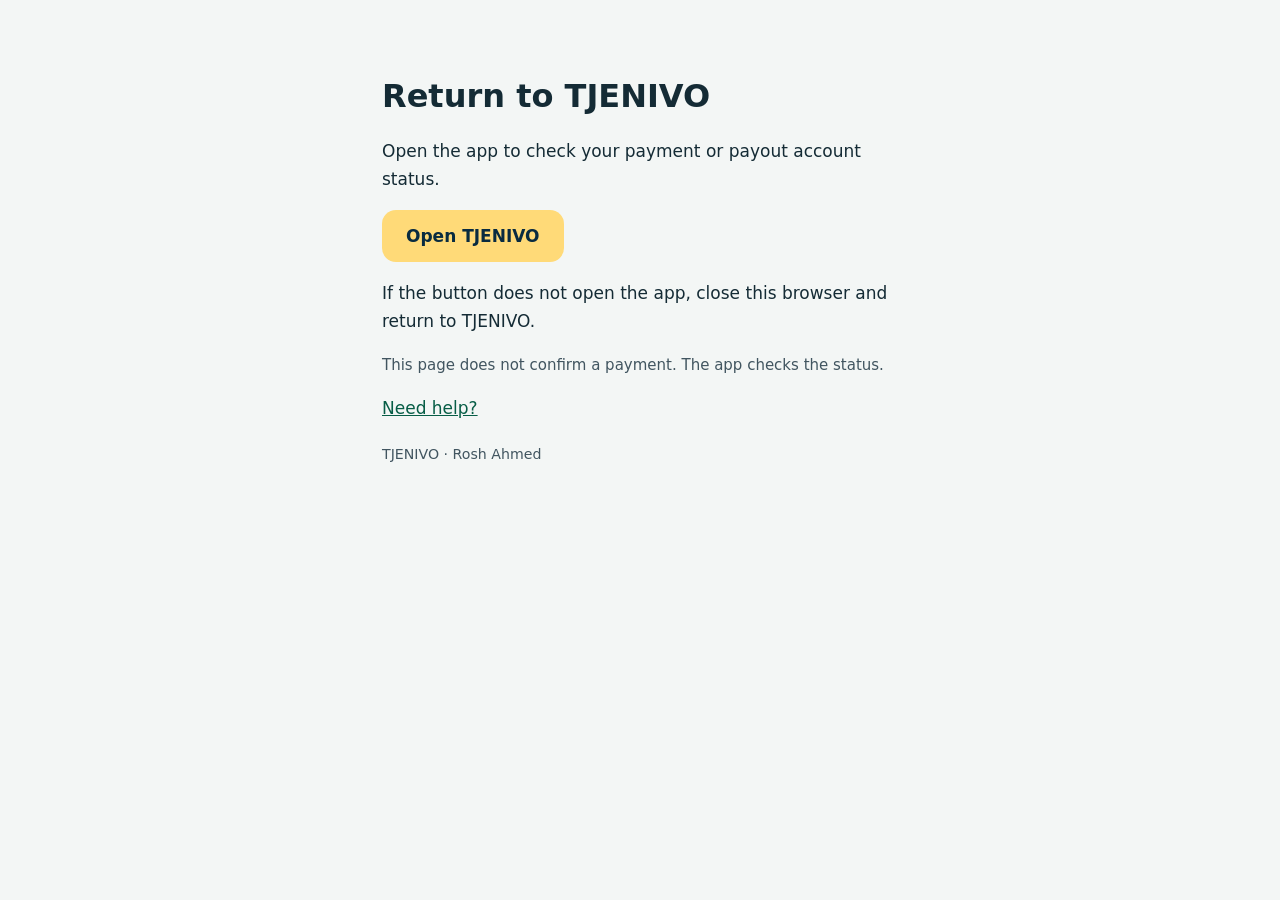
<file: provider-return.html>
<!doctype html>
<html lang="nb">
<head><meta charset="utf-8"><meta name="viewport" content="width=device-width,initial-scale=1"><meta name="robots" content="noindex"><title>Tilbake til TJENIVO</title><link rel="stylesheet" href="legal.css"><style>.return-button{display:inline-flex;align-items:center;justify-content:center;min-height:52px;padding:12px 24px;border-radius:14px;background:#ffda78;color:#092b40;font-weight:700;text-decoration:none}main{max-width:560px;padding-top:56px}.return-status{font-size:15px;color:#415560}</style></head>
<body><main><h1 id="heading">Tilbake til TJENIVO</h1><p id="intro">Åpne appen for å sjekke betalingsstatus eller utbetalingskontoen.</p><p><a class="return-button" id="open-app" href="no.rosh.nabo://provider/return">Åpne TJENIVO</a></p><p id="fallback">Hvis knappen ikke åpner appen, lukk nettleservinduet og gå tilbake til TJENIVO.</p><p class="return-status" id="status">Denne siden er ingen betalingsbekreftelse. Status kontrolleres i appen.</p><p><a id="support" href="mailto:romeotechsystem@gmail.com">Trenger du hjelp?</a></p><footer><small>TJENIVO · Rosh Ahmed</small></footer></main>
<script>if(!/^(nb|nn|no)(-|$)/i.test(navigator.language||'nb')){document.documentElement.lang='en';document.title='Return to TJENIVO';for(const[id,text]of Object.entries({heading:'Return to TJENIVO',intro:'Open the app to check your payment or payout account status.','open-app':'Open TJENIVO',fallback:'If the button does not open the app, close this browser and return to TJENIVO.',status:'This page does not confirm a payment. The app checks the status.',support:'Need help?'}))document.getElementById(id).textContent=text}</script></body></html>
</file>
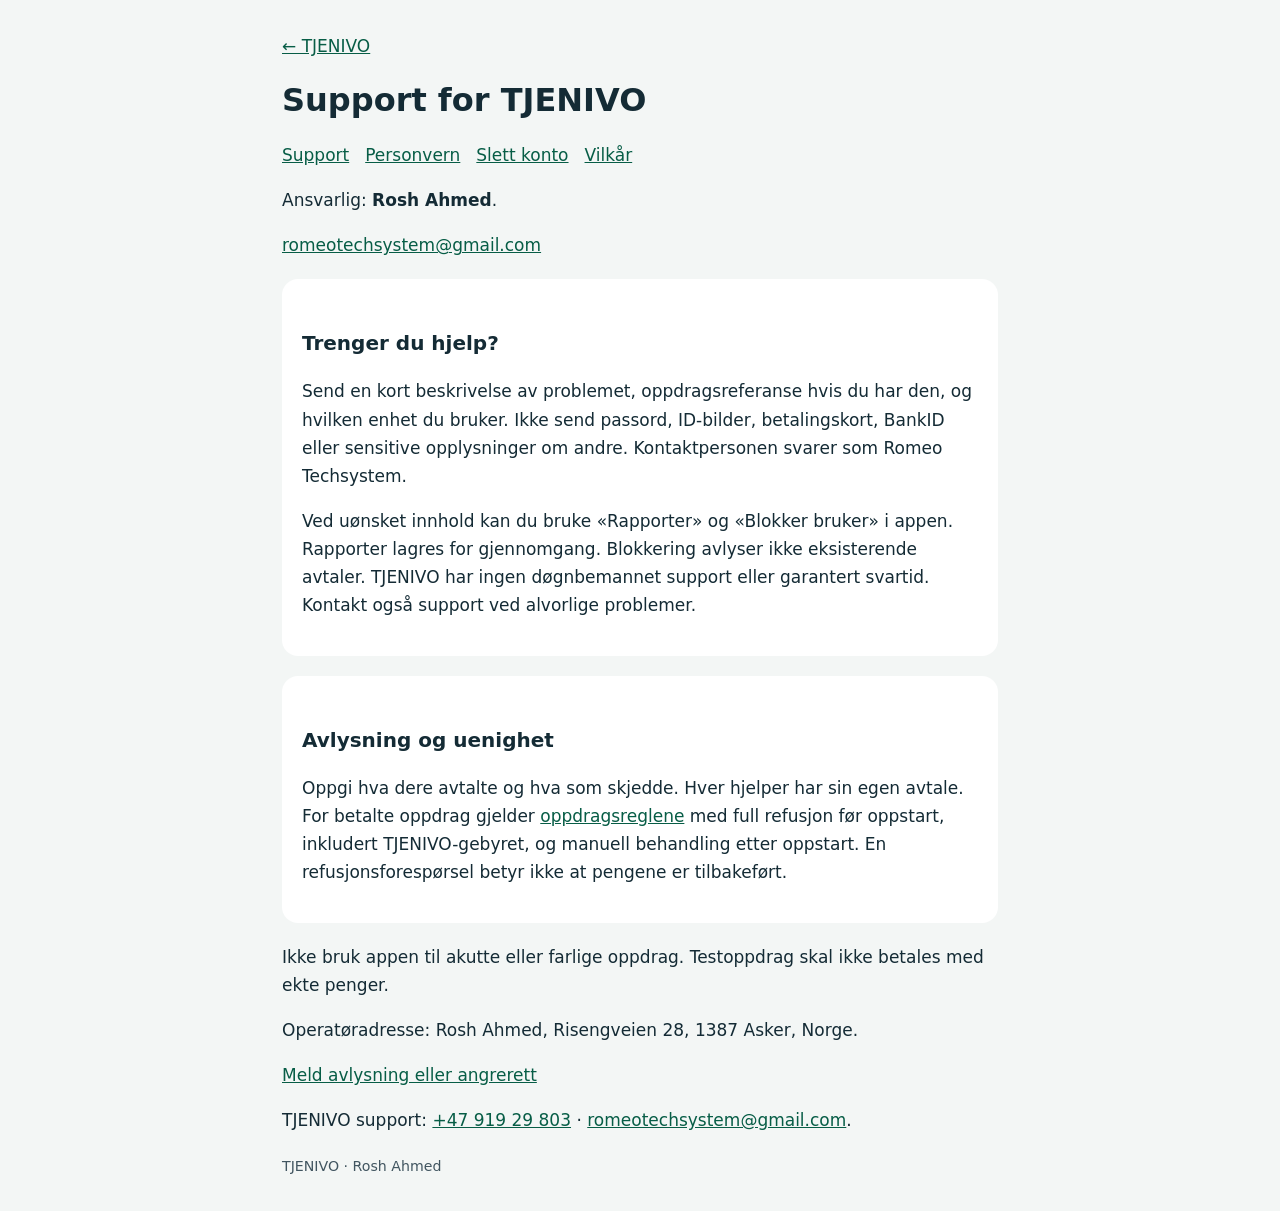
<file: support.html>
<!doctype html><html lang="nb"><head><meta charset="utf-8"><meta name="viewport" content="width=device-width,initial-scale=1"><meta name="robots" content="noindex"><title>Support for TJENIVO</title><link rel="stylesheet" href="legal.css"></head><body><main><a href="../../">← TJENIVO</a><h1>Support for TJENIVO</h1><nav aria-label="Informasjon"><a href="support.html">Support</a><a href="privacy.html">Personvern</a><a href="delete-account.html">Slett konto</a><a href="terms.html">Vilkår</a></nav><p>Ansvarlig: <strong>Rosh Ahmed</strong>.</p><p><a href="mailto:romeotechsystem@gmail.com">romeotechsystem@gmail.com</a></p><section><h2>Trenger du hjelp?</h2><p>Send en kort beskrivelse av problemet, oppdragsreferanse hvis du har den, og hvilken enhet du bruker. Ikke send passord, ID-bilder, betalingskort, BankID eller sensitive opplysninger om andre. Kontaktpersonen svarer som Romeo Techsystem.</p><p>Ved uønsket innhold kan du bruke «Rapporter» og «Blokker bruker» i appen. Rapporter lagres for gjennomgang. Blokkering avlyser ikke eksisterende avtaler. TJENIVO har ingen døgnbemannet support eller garantert svartid. Kontakt også support ved alvorlige problemer.</p></section><section><h2>Avlysning og uenighet</h2><p>Oppgi hva dere avtalte og hva som skjedde. Hver hjelper har sin egen avtale. For betalte oppdrag gjelder <a href="booking-rules.html">oppdragsreglene</a> med full refusjon før oppstart, inkludert TJENIVO-gebyret, og manuell behandling etter oppstart. En refusjonsforespørsel betyr ikke at pengene er tilbakeført.</p></section><p>Ikke bruk appen til akutte eller farlige oppdrag. Testoppdrag skal ikke betales med ekte penger.</p><p>Operatøradresse: Rosh Ahmed, Risengveien 28, 1387 Asker, Norge.</p><p><a href="cancellation.html">Meld avlysning eller angrerett</a></p><p>TJENIVO support: <a href="tel:+4791929803">+47 919 29 803</a> · <a href="mailto:romeotechsystem@gmail.com">romeotechsystem@gmail.com</a>.</p><footer><small>TJENIVO · Rosh Ahmed</small></footer></main></body></html>
</file>
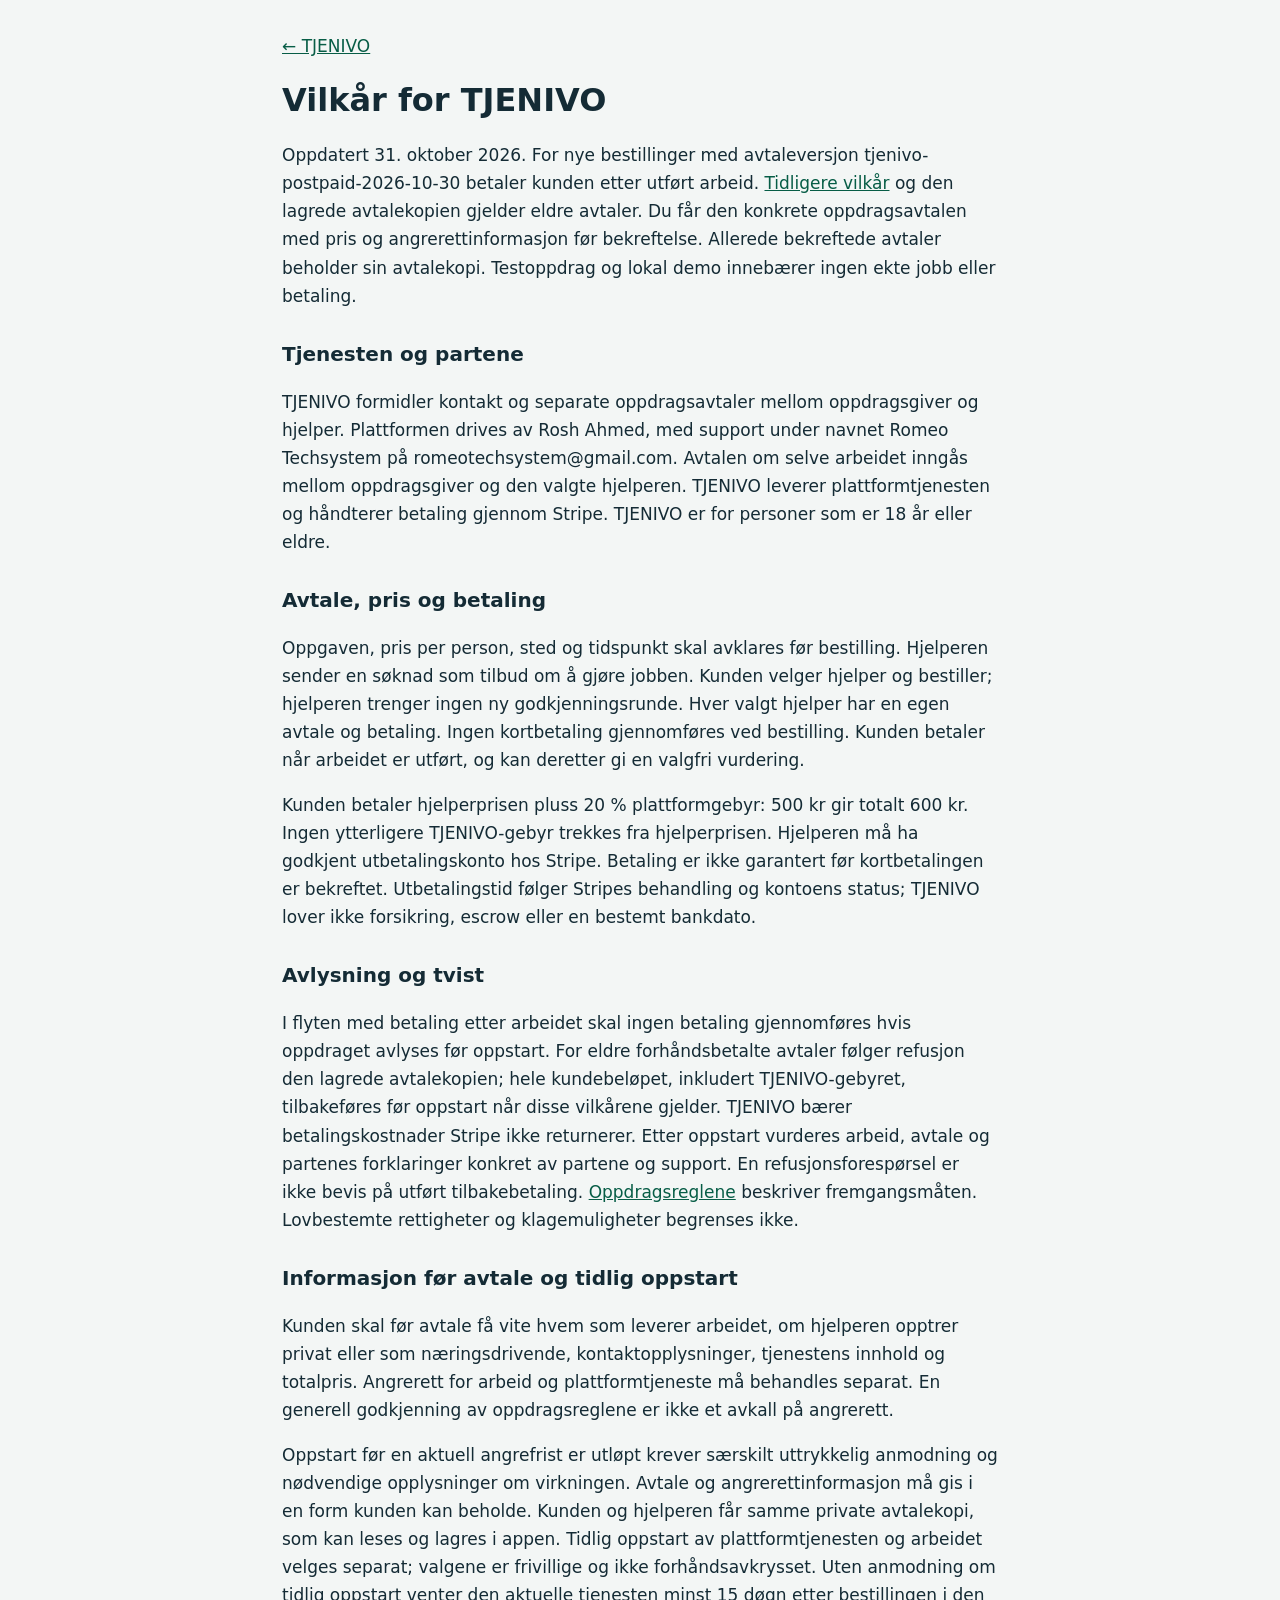
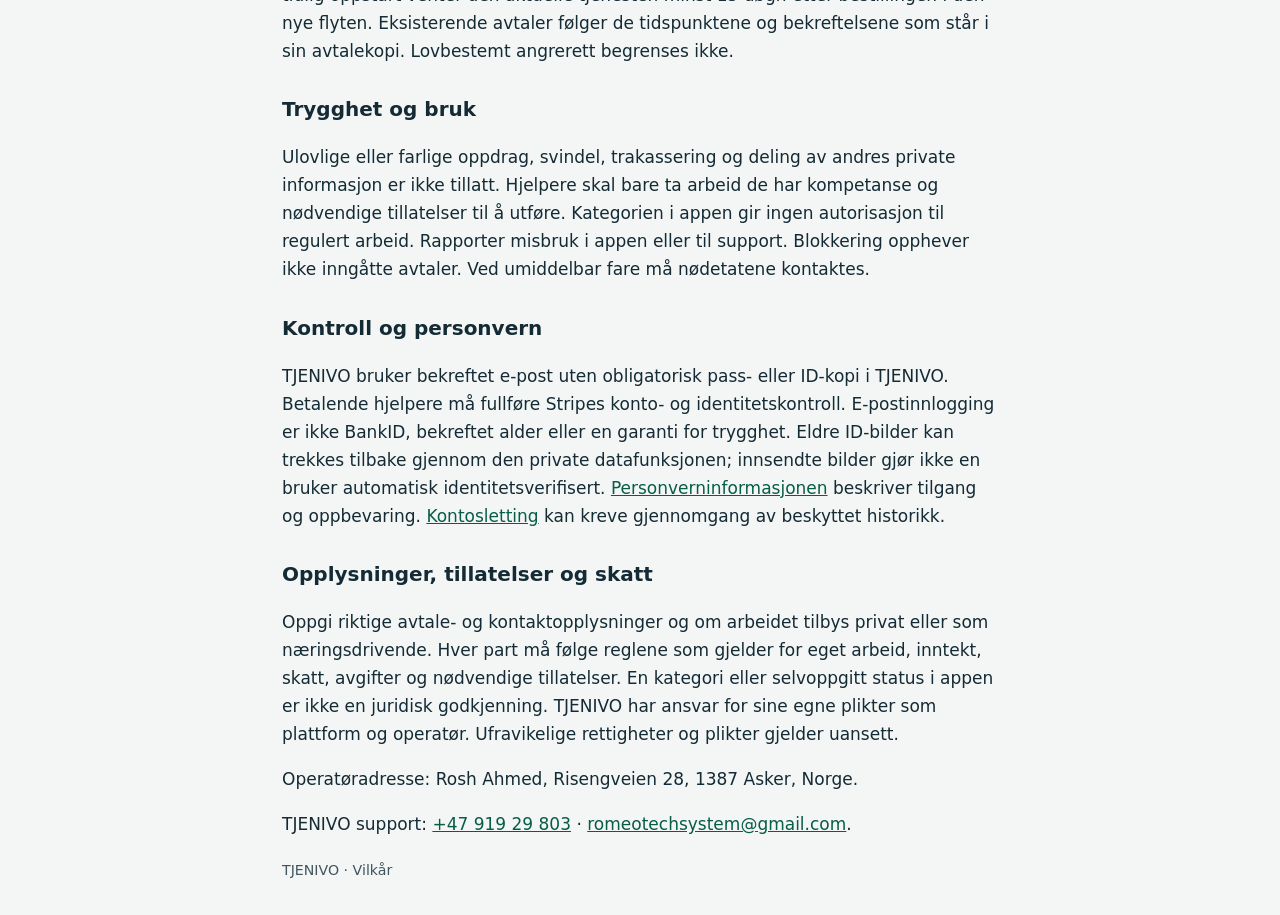
<file: terms.html>
<!doctype html><html lang="nb"><head><meta charset="utf-8"><meta name="viewport" content="width=device-width,initial-scale=1"><title>Lanseringsvilkår – TJENIVO</title><link rel="stylesheet" href="legal.css"></head><body><main><a href="../../">← TJENIVO</a><h1>Vilkår for TJENIVO</h1><p>Oppdatert 31. oktober 2026. For nye bestillinger med avtaleversjon tjenivo-postpaid-2026-10-30 betaler kunden etter utført arbeid. <a href="terms-v1.html">Tidligere vilkår</a> og den lagrede avtalekopien gjelder eldre avtaler. Du får den konkrete oppdragsavtalen med pris og angrerettinformasjon før bekreftelse. Allerede bekreftede avtaler beholder sin avtalekopi. Testoppdrag og lokal demo innebærer ingen ekte jobb eller betaling.</p><h2>Tjenesten og partene</h2><p>TJENIVO formidler kontakt og separate oppdragsavtaler mellom oppdragsgiver og hjelper. Plattformen drives av Rosh Ahmed, med support under navnet Romeo Techsystem på romeotechsystem@gmail.com. Avtalen om selve arbeidet inngås mellom oppdragsgiver og den valgte hjelperen. TJENIVO leverer plattformtjenesten og håndterer betaling gjennom Stripe. TJENIVO er for personer som er 18 år eller eldre.</p><h2>Avtale, pris og betaling</h2><p>Oppgaven, pris per person, sted og tidspunkt skal avklares før bestilling. Hjelperen sender en søknad som tilbud om å gjøre jobben. Kunden velger hjelper og bestiller; hjelperen trenger ingen ny godkjenningsrunde. Hver valgt hjelper har en egen avtale og betaling. Ingen kortbetaling gjennomføres ved bestilling. Kunden betaler når arbeidet er utført, og kan deretter gi en valgfri vurdering.</p><p>Kunden betaler hjelperprisen pluss 20 % plattformgebyr: 500 kr gir totalt 600 kr. Ingen ytterligere TJENIVO-gebyr trekkes fra hjelperprisen. Hjelperen må ha godkjent utbetalingskonto hos Stripe. Betaling er ikke garantert før kortbetalingen er bekreftet. Utbetalingstid følger Stripes behandling og kontoens status; TJENIVO lover ikke forsikring, escrow eller en bestemt bankdato.</p><h2>Avlysning og tvist</h2><p>I flyten med betaling etter arbeidet skal ingen betaling gjennomføres hvis oppdraget avlyses før oppstart. For eldre forhåndsbetalte avtaler følger refusjon den lagrede avtalekopien; hele kundebeløpet, inkludert TJENIVO-gebyret, tilbakeføres før oppstart når disse vilkårene gjelder. TJENIVO bærer betalingskostnader Stripe ikke returnerer. Etter oppstart vurderes arbeid, avtale og partenes forklaringer konkret av partene og support. En refusjonsforespørsel er ikke bevis på utført tilbakebetaling. <a href="booking-rules.html">Oppdragsreglene</a> beskriver fremgangsmåten. Lovbestemte rettigheter og klagemuligheter begrenses ikke.</p><h2>Informasjon før avtale og tidlig oppstart</h2><p>Kunden skal før avtale få vite hvem som leverer arbeidet, om hjelperen opptrer privat eller som næringsdrivende, kontaktopplysninger, tjenestens innhold og totalpris. Angrerett for arbeid og plattformtjeneste må behandles separat. En generell godkjenning av oppdragsreglene er ikke et avkall på angrerett.</p><p>Oppstart før en aktuell angrefrist er utløpt krever særskilt uttrykkelig anmodning og nødvendige opplysninger om virkningen. Avtale og angrerettinformasjon må gis i en form kunden kan beholde. Kunden og hjelperen får samme private avtalekopi, som kan leses og lagres i appen. Tidlig oppstart av plattformtjenesten og arbeidet velges separat; valgene er frivillige og ikke forhåndsavkrysset. Uten anmodning om tidlig oppstart venter den aktuelle tjenesten minst 15 døgn etter bestillingen i den nye flyten. Eksisterende avtaler følger de tidspunktene og bekreftelsene som står i sin avtalekopi. Lovbestemt angrerett begrenses ikke.</p><h2>Trygghet og bruk</h2><p>Ulovlige eller farlige oppdrag, svindel, trakassering og deling av andres private informasjon er ikke tillatt. Hjelpere skal bare ta arbeid de har kompetanse og nødvendige tillatelser til å utføre. Kategorien i appen gir ingen autorisasjon til regulert arbeid. Rapporter misbruk i appen eller til support. Blokkering opphever ikke inngåtte avtaler. Ved umiddelbar fare må nødetatene kontaktes.</p><h2>Kontroll og personvern</h2><p>TJENIVO bruker bekreftet e-post uten obligatorisk pass- eller ID-kopi i TJENIVO. Betalende hjelpere må fullføre Stripes konto- og identitetskontroll. E-postinnlogging er ikke BankID, bekreftet alder eller en garanti for trygghet. Eldre ID-bilder kan trekkes tilbake gjennom den private datafunksjonen; innsendte bilder gjør ikke en bruker automatisk identitetsverifisert. <a href="privacy.html">Personverninformasjonen</a> beskriver tilgang og oppbevaring. <a href="delete-account.html">Kontosletting</a> kan kreve gjennomgang av beskyttet historikk.</p><h2>Opplysninger, tillatelser og skatt</h2><p>Oppgi riktige avtale- og kontaktopplysninger og om arbeidet tilbys privat eller som næringsdrivende. Hver part må følge reglene som gjelder for eget arbeid, inntekt, skatt, avgifter og nødvendige tillatelser. En kategori eller selvoppgitt status i appen er ikke en juridisk godkjenning. TJENIVO har ansvar for sine egne plikter som plattform og operatør. Ufravikelige rettigheter og plikter gjelder uansett.</p><p>Operatøradresse: Rosh Ahmed, Risengveien 28, 1387 Asker, Norge.</p><p>TJENIVO support: <a href="tel:+4791929803">+47 919 29 803</a> · <a href="mailto:romeotechsystem@gmail.com">romeotechsystem@gmail.com</a>.</p><footer><small>TJENIVO · Vilkår</small></footer></main></body></html>
</file>
<file: legal.css>
*{box-sizing:border-box}body{margin:0;background:#f3f6f5;color:#142b35;font:17px/1.65 system-ui,sans-serif}main{max-width:760px;margin:auto;padding:32px 22px}h1{font-size:2rem;line-height:1.2}h2{font-size:1.25rem;margin-top:28px}a{color:#075d46;overflow-wrap:anywhere}nav{display:flex;flex-wrap:wrap;gap:16px}section{background:white;border-radius:16px;padding:20px;margin:20px 0}small{color:#415560}:focus-visible{outline:3px solid #008060;outline-offset:3px}
</file>
